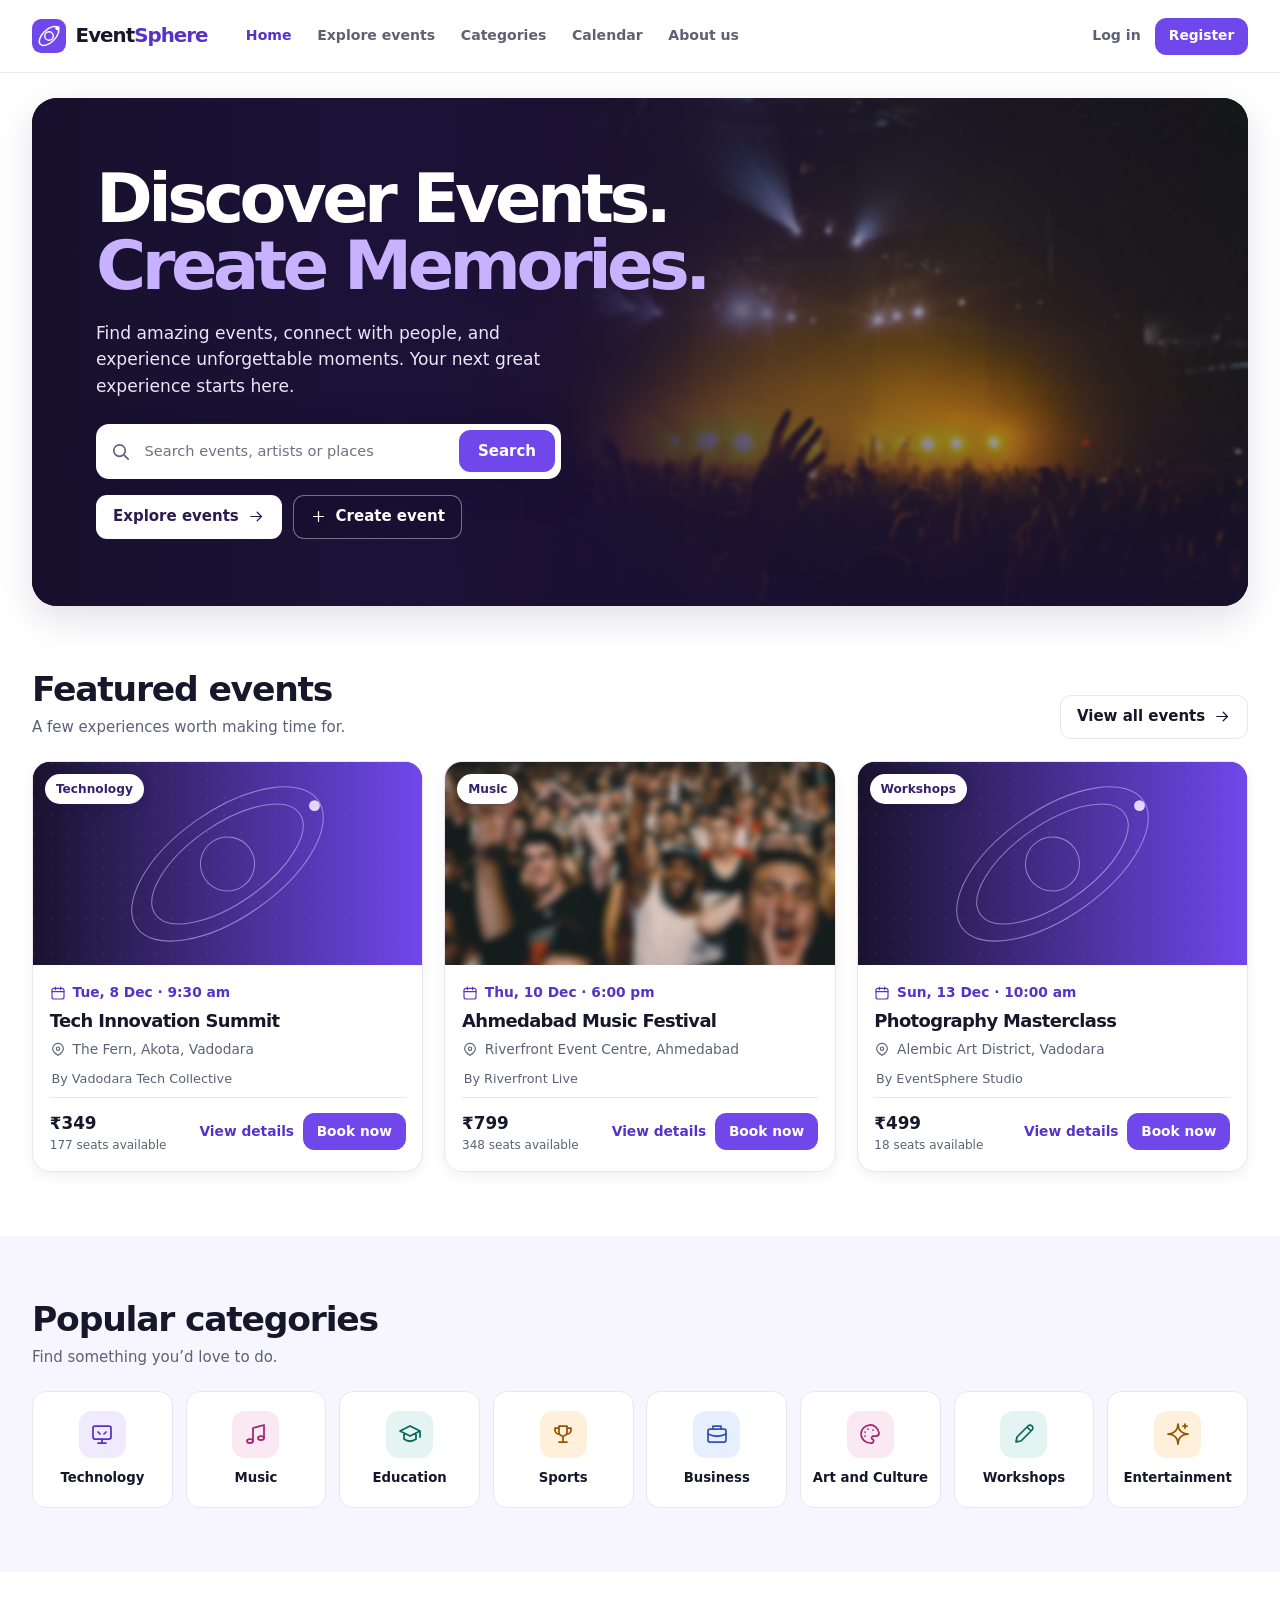
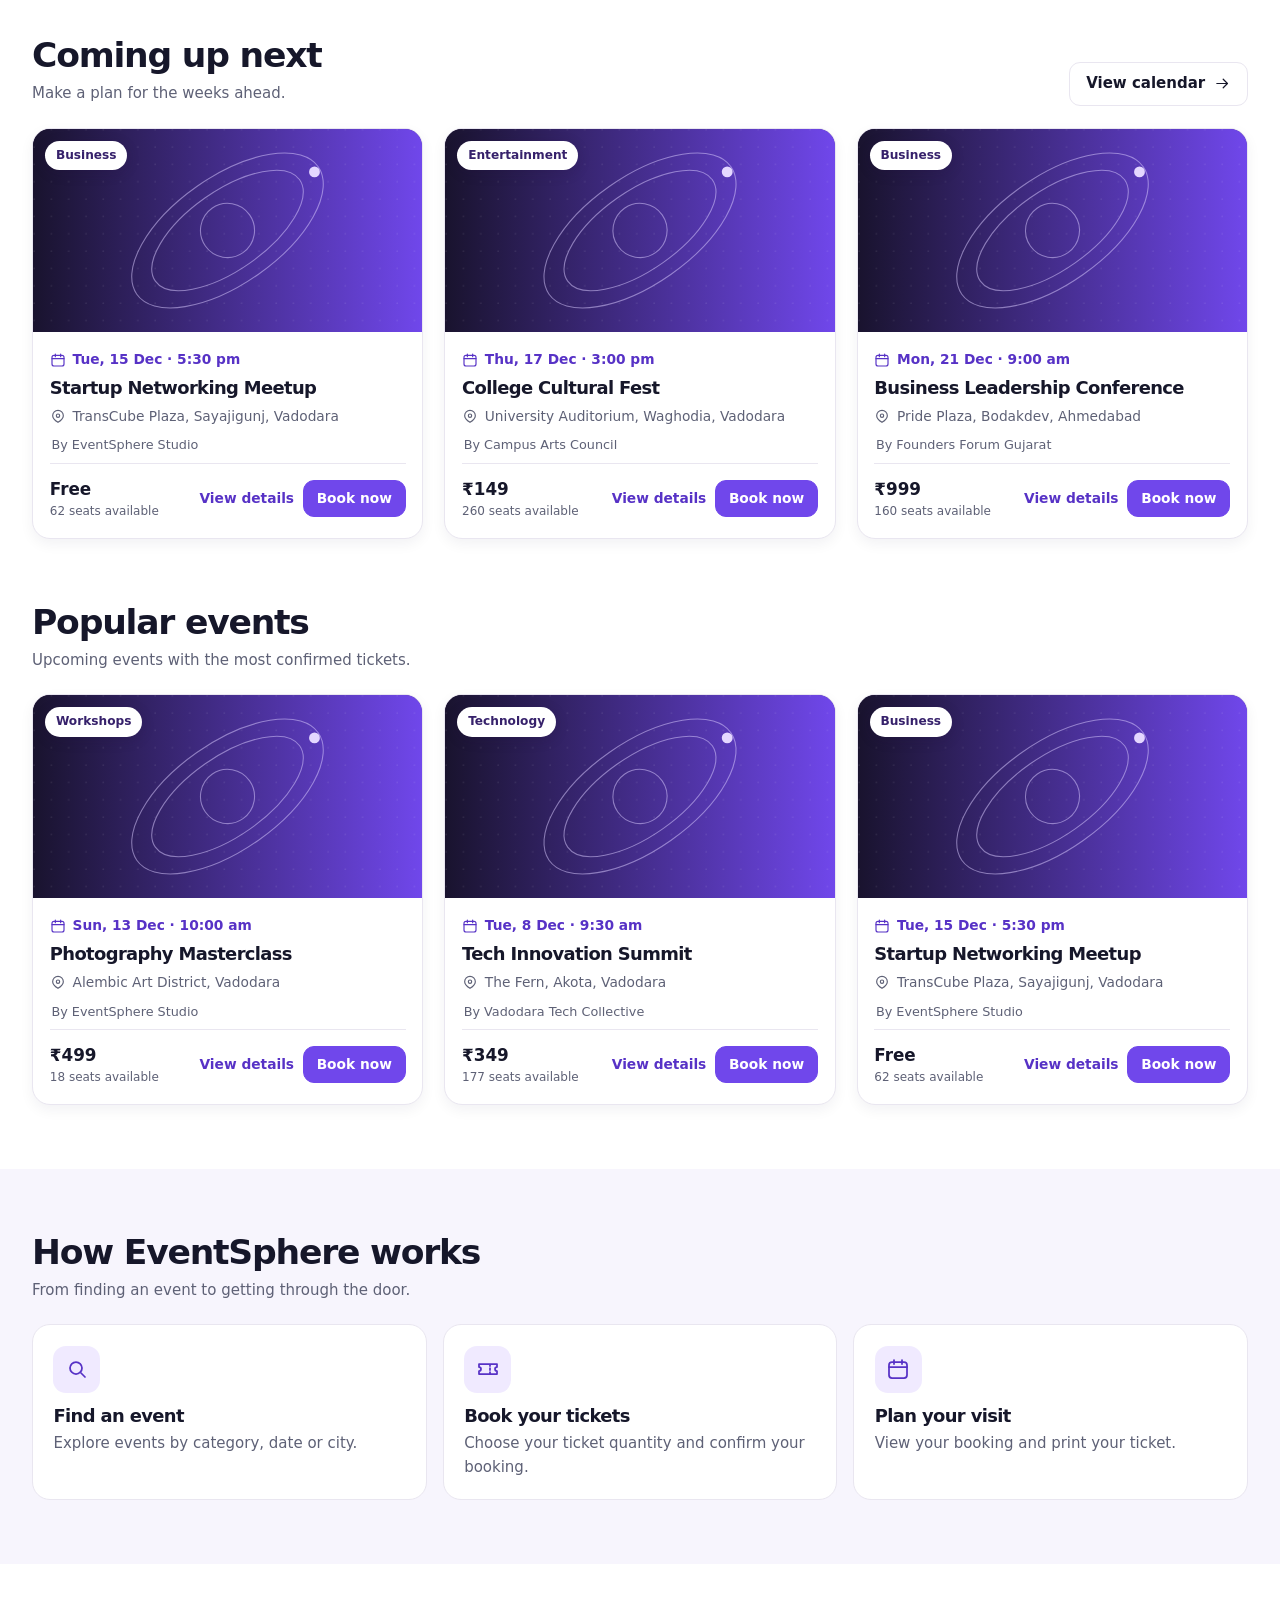
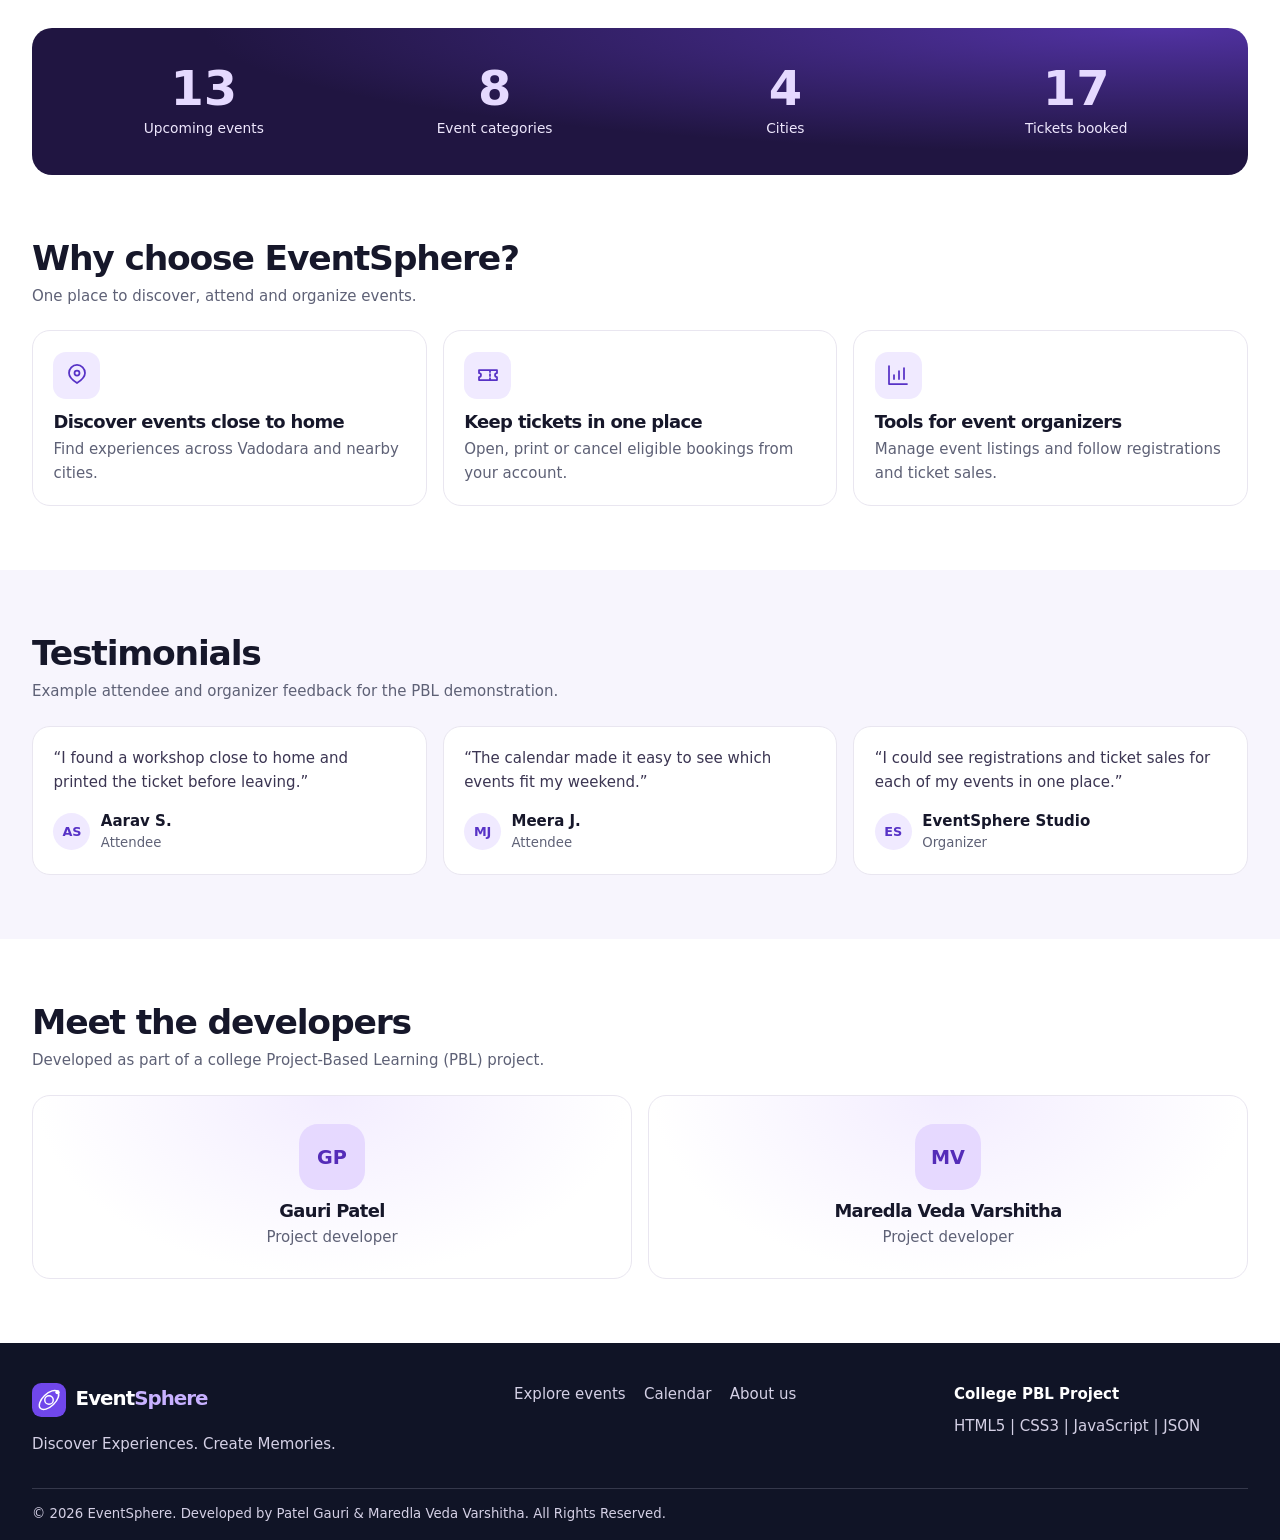
<file: index.html>
<!doctype html>
<html lang="en">
<head>
  <meta charset="utf-8">
  <meta name="viewport" content="width=device-width, initial-scale=1">
  <meta name="description" content="Discover events, book tickets and organize experiences with EventSphere.">
  <title>Home | EventSphere</title>
  <link rel="icon" href="images/mark.svg" type="image/svg+xml">
  <link rel="stylesheet" href="css/style.css">
  <link rel="stylesheet" href="css/home.css">
  <link rel="stylesheet" href="css/responsive.css">
  <script type="module" src="js/main.js"></script>
</head>
<body data-page="index">
  <a class="skip-link" href="#main">Skip to main content</a>
  <header id="site-header"></header>
  <main id="main" tabindex="-1" aria-busy="true">
    <div class="container skeleton" role="status" aria-label="Loading EventSphere"></div>
  </main>
  <footer id="site-footer"></footer>
  <div id="notifications" class="notifications" aria-live="polite"></div>
  <dialog id="app-dialog"></dialog>
  <noscript><p class="container">Enable JavaScript to use EventSphere.</p></noscript>
</body>
</html>
</file>
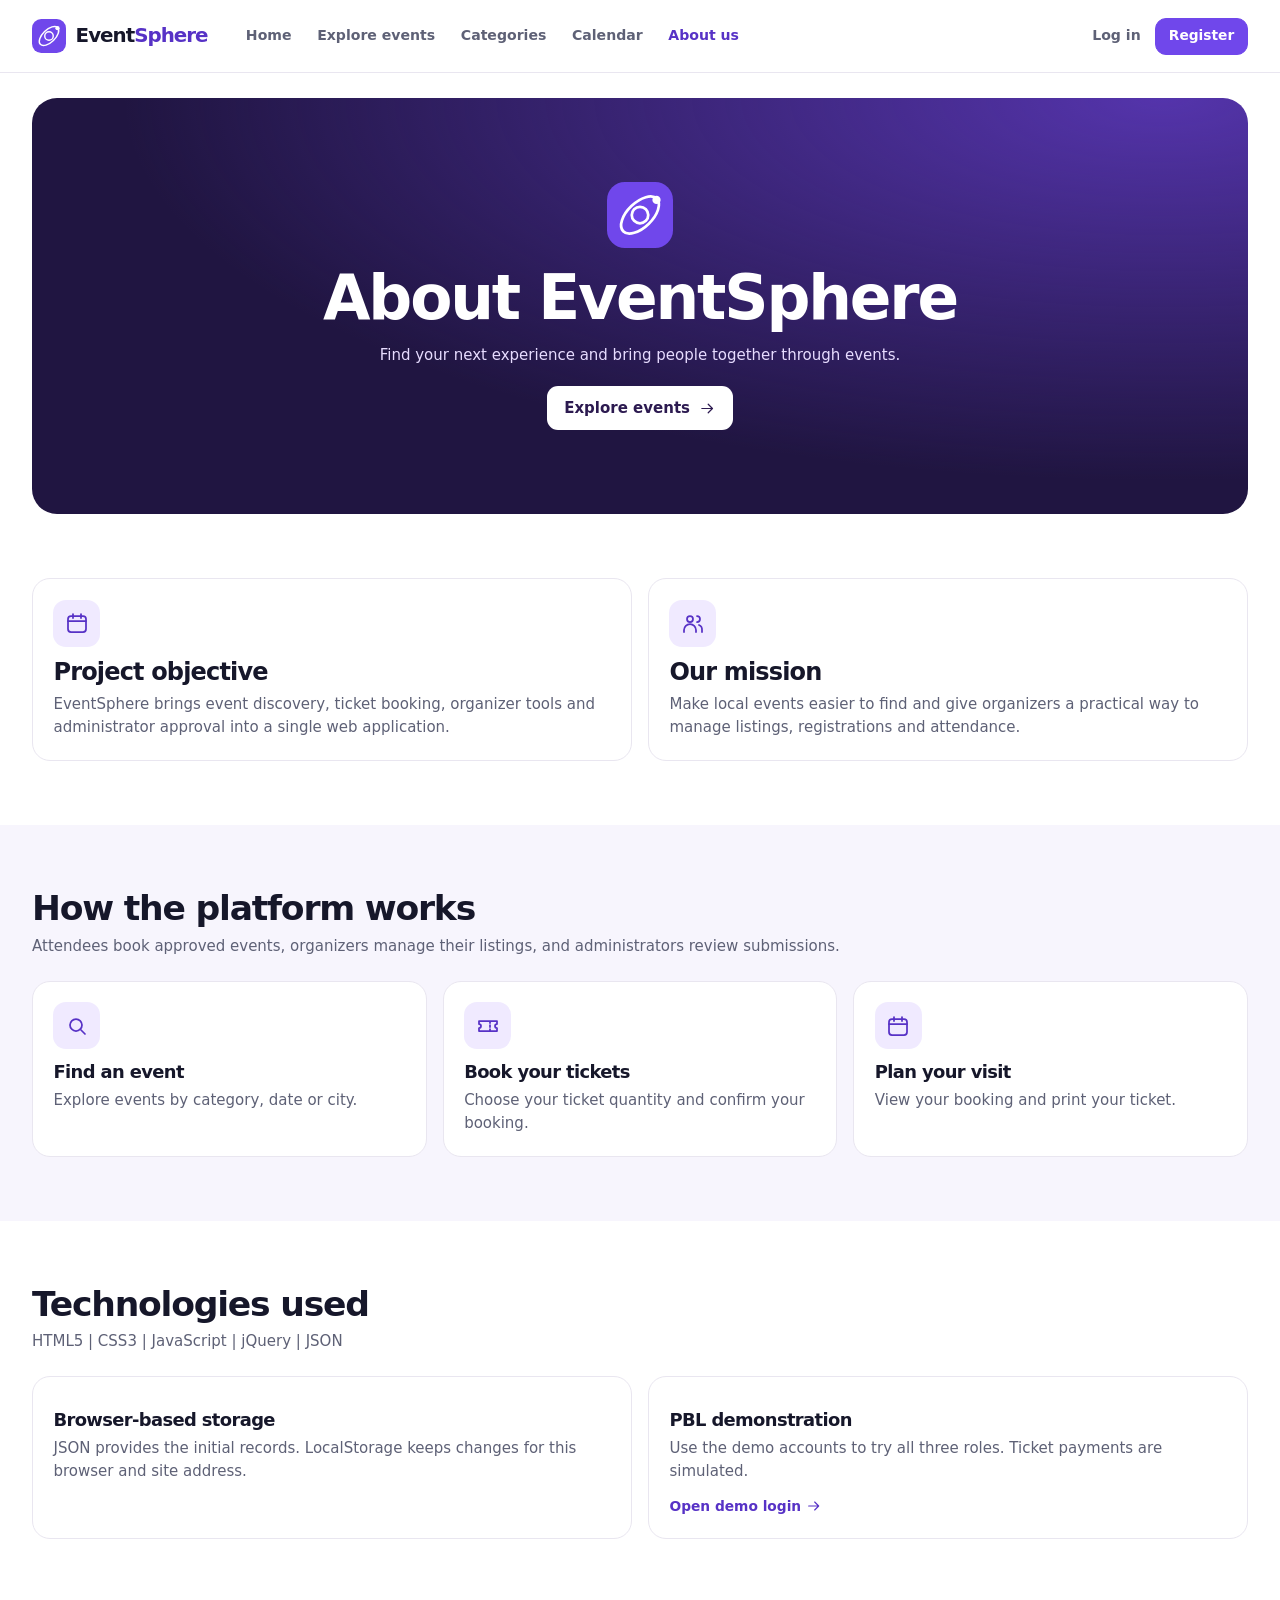
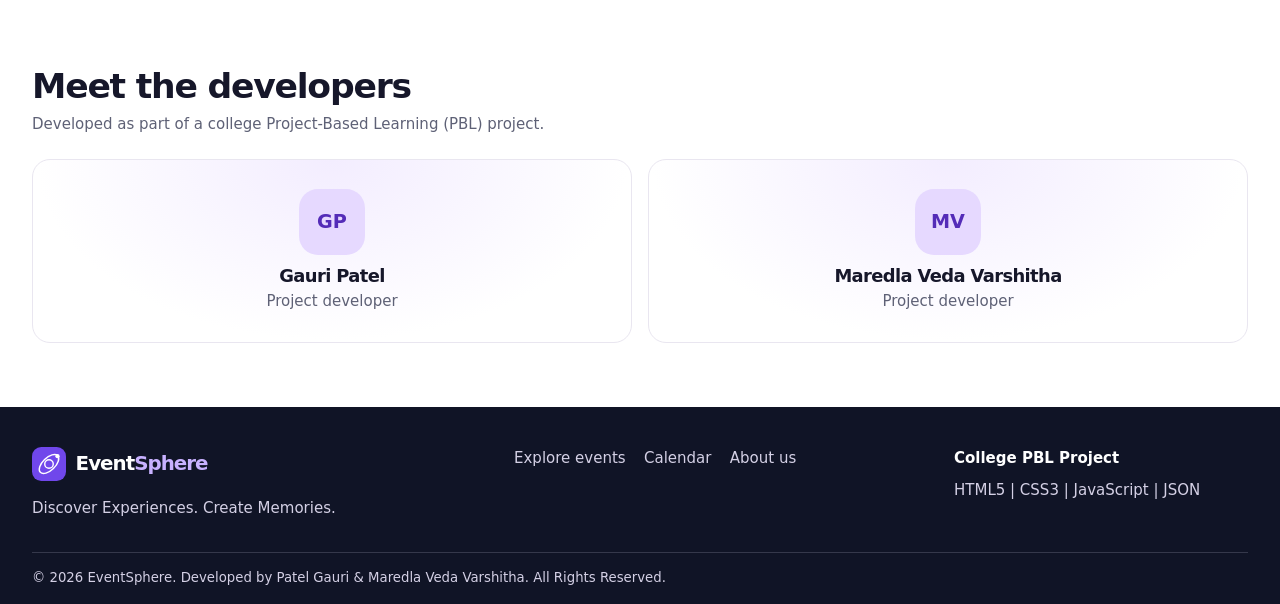
<file: about.html>
<!doctype html>
<html lang="en">
<head>
  <meta charset="utf-8">
  <meta name="viewport" content="width=device-width, initial-scale=1">
  <meta name="description" content="Discover events, book tickets and organize experiences with EventSphere.">
  <title>About us | EventSphere</title>
  <link rel="icon" href="images/mark.svg" type="image/svg+xml">
  <link rel="stylesheet" href="css/style.css">
  <link rel="stylesheet" href="css/home.css">
  <link rel="stylesheet" href="css/responsive.css">
  <script type="module" src="js/main.js"></script>
</head>
<body data-page="about">
  <a class="skip-link" href="#main">Skip to main content</a>
  <header id="site-header"></header>
  <main id="main" tabindex="-1" aria-busy="true">
    <div class="container skeleton" role="status" aria-label="Loading EventSphere"></div>
  </main>
  <footer id="site-footer"></footer>
  <div id="notifications" class="notifications" aria-live="polite"></div>
  <dialog id="app-dialog"></dialog>
  <noscript><p class="container">Enable JavaScript to use EventSphere.</p></noscript>
</body>
</html>
</file>
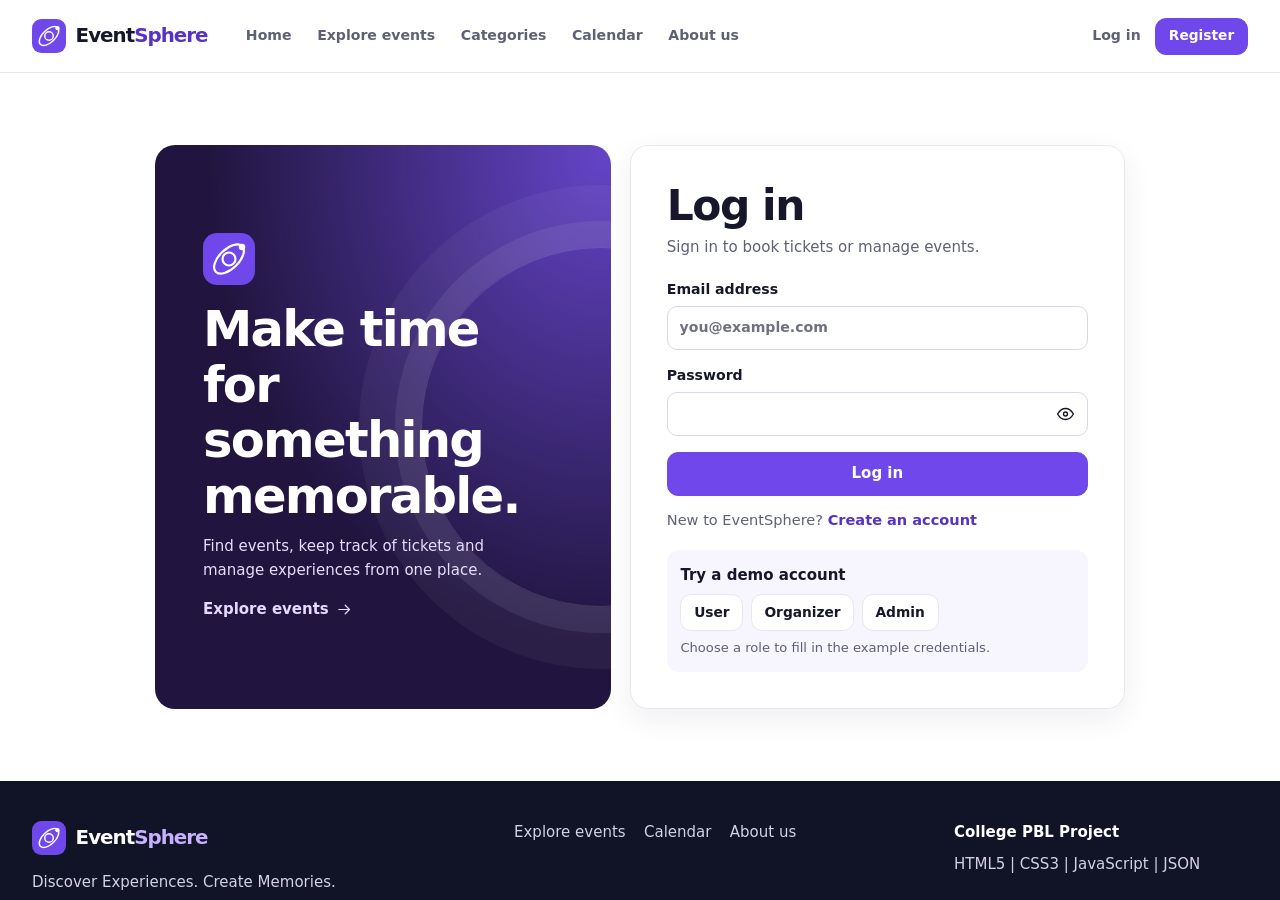
<file: admin-dashboard.html>
<!doctype html>
<html lang="en">
<head>
  <meta charset="utf-8">
  <meta name="viewport" content="width=device-width, initial-scale=1">
  <meta name="description" content="Discover events, book tickets and organize experiences with EventSphere.">
  <title>Admin dashboard | EventSphere</title>
  <link rel="icon" href="images/mark.svg" type="image/svg+xml">
  <link rel="stylesheet" href="css/style.css">
  <link rel="stylesheet" href="css/dashboard.css">
  <link rel="stylesheet" href="css/responsive.css">
  <script type="module" src="js/main.js"></script>
</head>
<body data-page="admin-dashboard">
  <a class="skip-link" href="#main">Skip to main content</a>
  <header id="site-header"></header>
  <main id="main" tabindex="-1" aria-busy="true">
    <div class="container skeleton" role="status" aria-label="Loading EventSphere"></div>
  </main>
  <footer id="site-footer"></footer>
  <div id="notifications" class="notifications" aria-live="polite"></div>
  <dialog id="app-dialog"></dialog>
  <noscript><p class="container">Enable JavaScript to use EventSphere.</p></noscript>
</body>
</html>
</file>
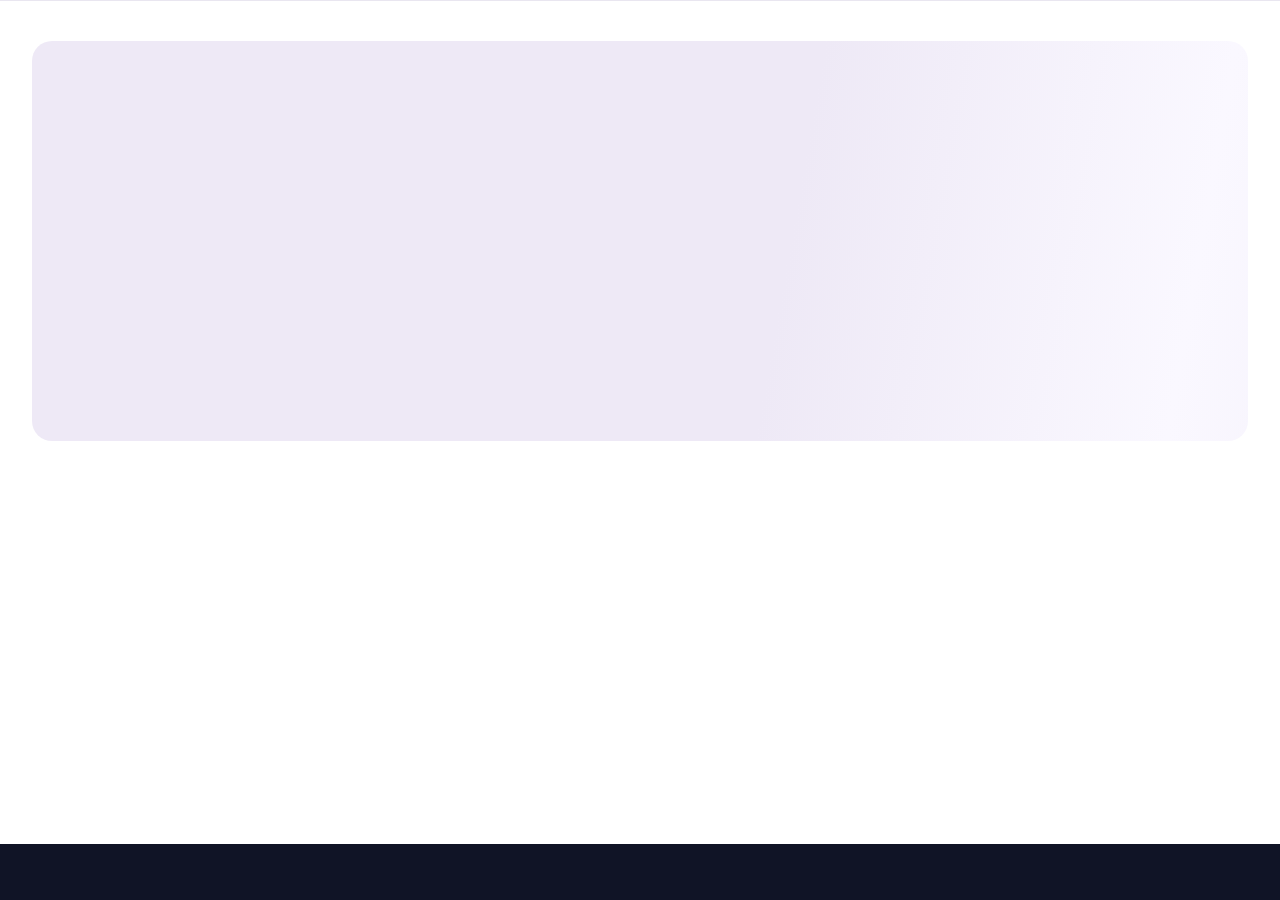
<file: booking.html>
<!doctype html>
<html lang="en">
<head>
  <meta charset="utf-8">
  <meta name="viewport" content="width=device-width, initial-scale=1">
  <meta name="description" content="Discover events, book tickets and organize experiences with EventSphere.">
  <title>Book tickets | EventSphere</title>
  <link rel="icon" href="images/mark.svg" type="image/svg+xml">
  <link rel="stylesheet" href="css/style.css">
  <link rel="stylesheet" href="css/booking.css">
  <link rel="stylesheet" href="css/responsive.css">
  <script type="module" src="js/main.js"></script>
</head>
<body data-page="booking">
  <a class="skip-link" href="#main">Skip to main content</a>
  <header id="site-header"></header>
  <main id="main" tabindex="-1" aria-busy="true">
    <div class="container skeleton" role="status" aria-label="Loading EventSphere"></div>
  </main>
  <footer id="site-footer"></footer>
  <div id="notifications" class="notifications" aria-live="polite"></div>
  <dialog id="app-dialog"></dialog>
  <noscript><p class="container">Enable JavaScript to use EventSphere.</p></noscript>
</body>
</html>
</file>
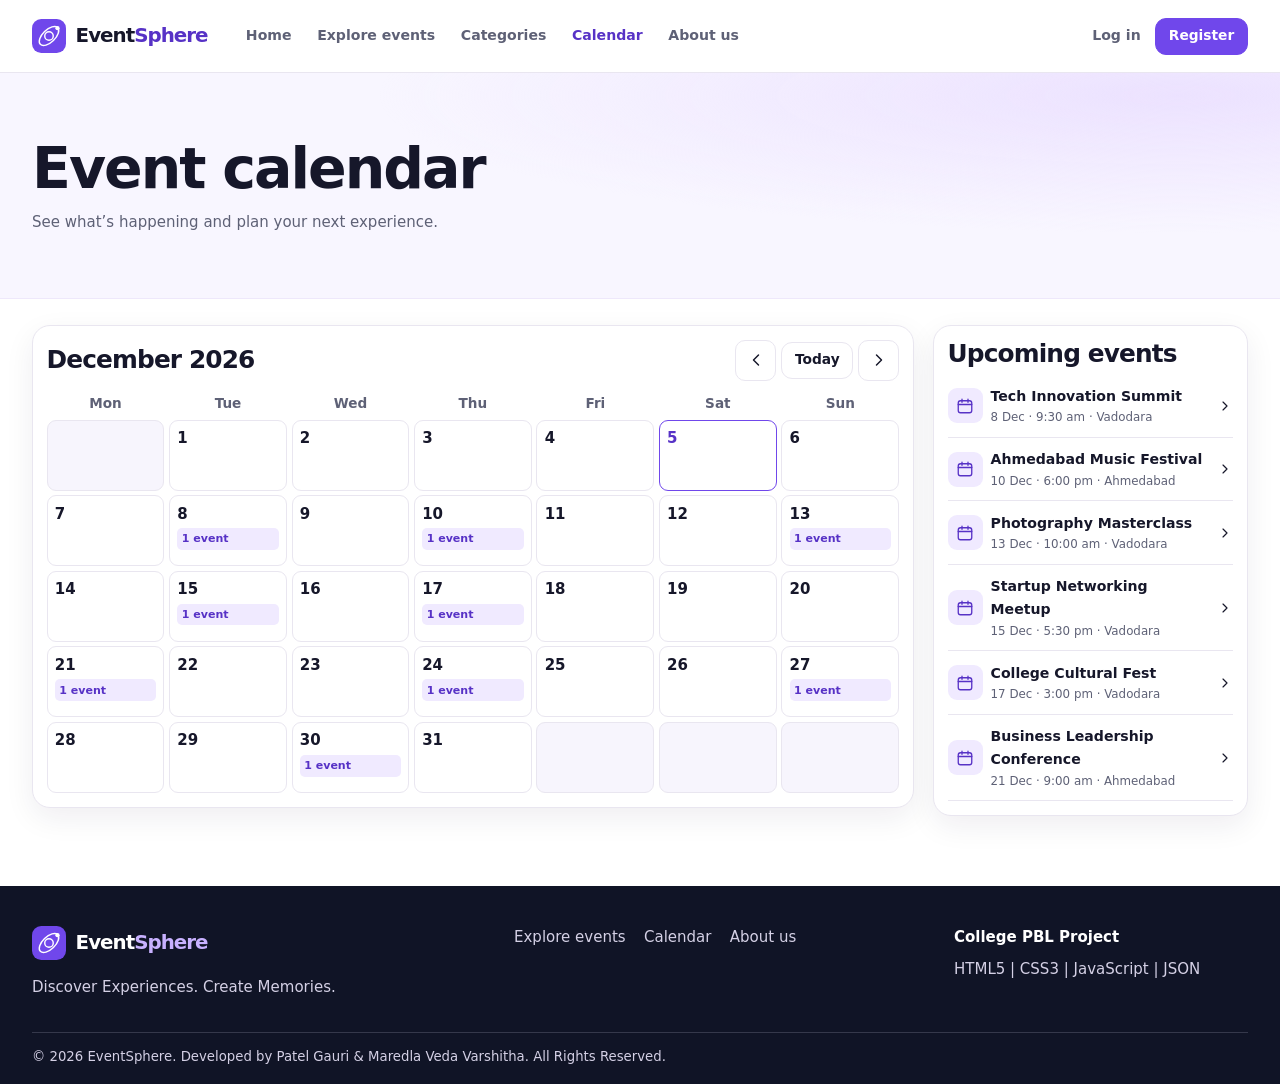
<file: calendar.html>
<!doctype html>
<html lang="en">
<head>
  <meta charset="utf-8">
  <meta name="viewport" content="width=device-width, initial-scale=1">
  <meta name="description" content="Discover events, book tickets and organize experiences with EventSphere.">
  <title>Event calendar | EventSphere</title>
  <link rel="icon" href="images/mark.svg" type="image/svg+xml">
  <link rel="stylesheet" href="css/style.css">
  <link rel="stylesheet" href="css/calendar.css">
  <link rel="stylesheet" href="css/responsive.css">
  <script type="module" src="js/main.js"></script>
</head>
<body data-page="calendar">
  <a class="skip-link" href="#main">Skip to main content</a>
  <header id="site-header"></header>
  <main id="main" tabindex="-1" aria-busy="true">
    <div class="container skeleton" role="status" aria-label="Loading EventSphere"></div>
  </main>
  <footer id="site-footer"></footer>
  <div id="notifications" class="notifications" aria-live="polite"></div>
  <dialog id="app-dialog"></dialog>
  <noscript><p class="container">Enable JavaScript to use EventSphere.</p></noscript>
</body>
</html>
</file>
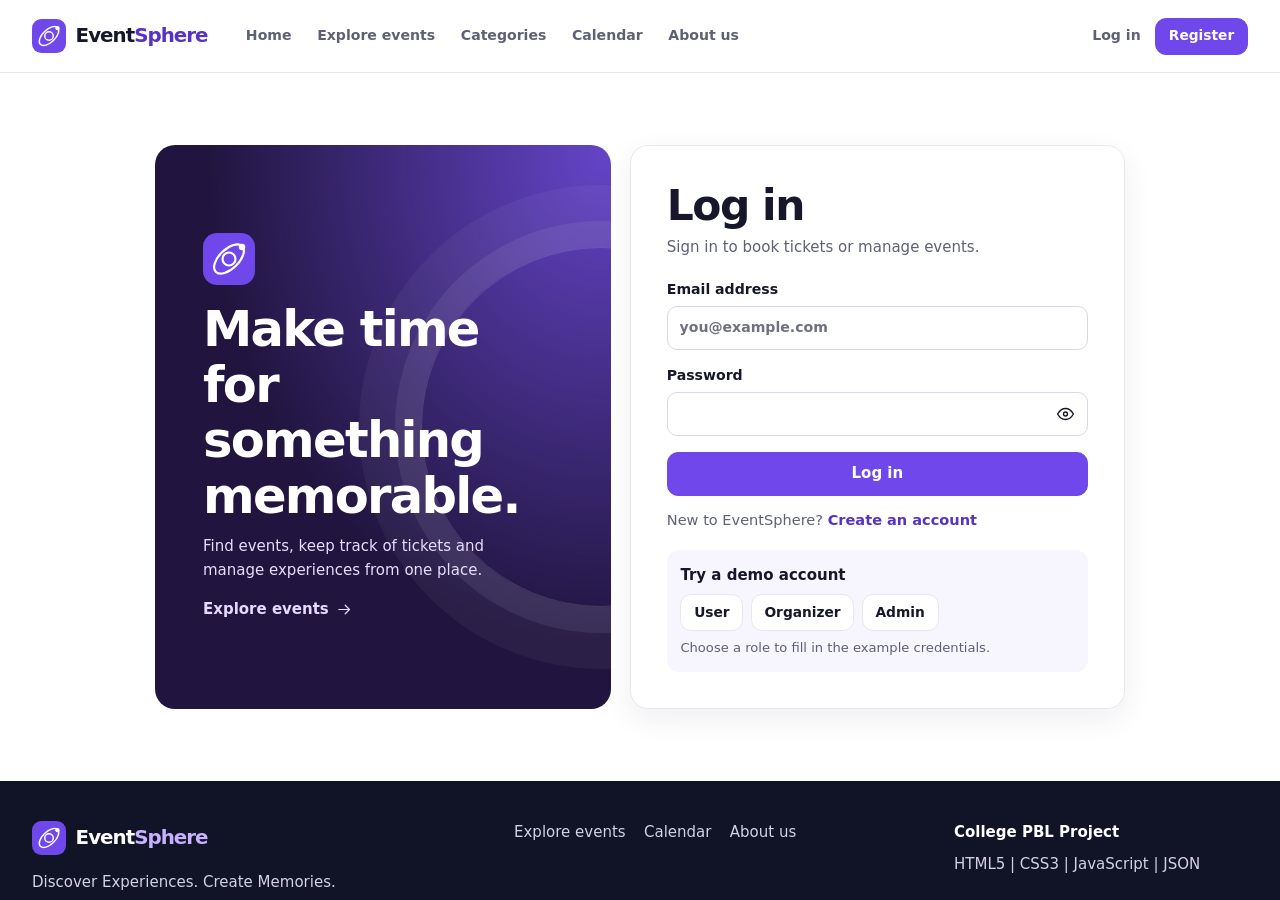
<file: create-event.html>
<!doctype html>
<html lang="en">
<head>
  <meta charset="utf-8">
  <meta name="viewport" content="width=device-width, initial-scale=1">
  <meta name="description" content="Discover events, book tickets and organize experiences with EventSphere.">
  <title>Manage event | EventSphere</title>
  <link rel="icon" href="images/mark.svg" type="image/svg+xml">
  <link rel="stylesheet" href="css/style.css">
  <link rel="stylesheet" href="css/dashboard.css">
  <link rel="stylesheet" href="css/responsive.css">
  <script type="module" src="js/main.js"></script>
</head>
<body data-page="create-event">
  <a class="skip-link" href="#main">Skip to main content</a>
  <header id="site-header"></header>
  <main id="main" tabindex="-1" aria-busy="true">
    <div class="container skeleton" role="status" aria-label="Loading EventSphere"></div>
  </main>
  <footer id="site-footer"></footer>
  <div id="notifications" class="notifications" aria-live="polite"></div>
  <dialog id="app-dialog"></dialog>
  <noscript><p class="container">Enable JavaScript to use EventSphere.</p></noscript>
</body>
</html>
</file>
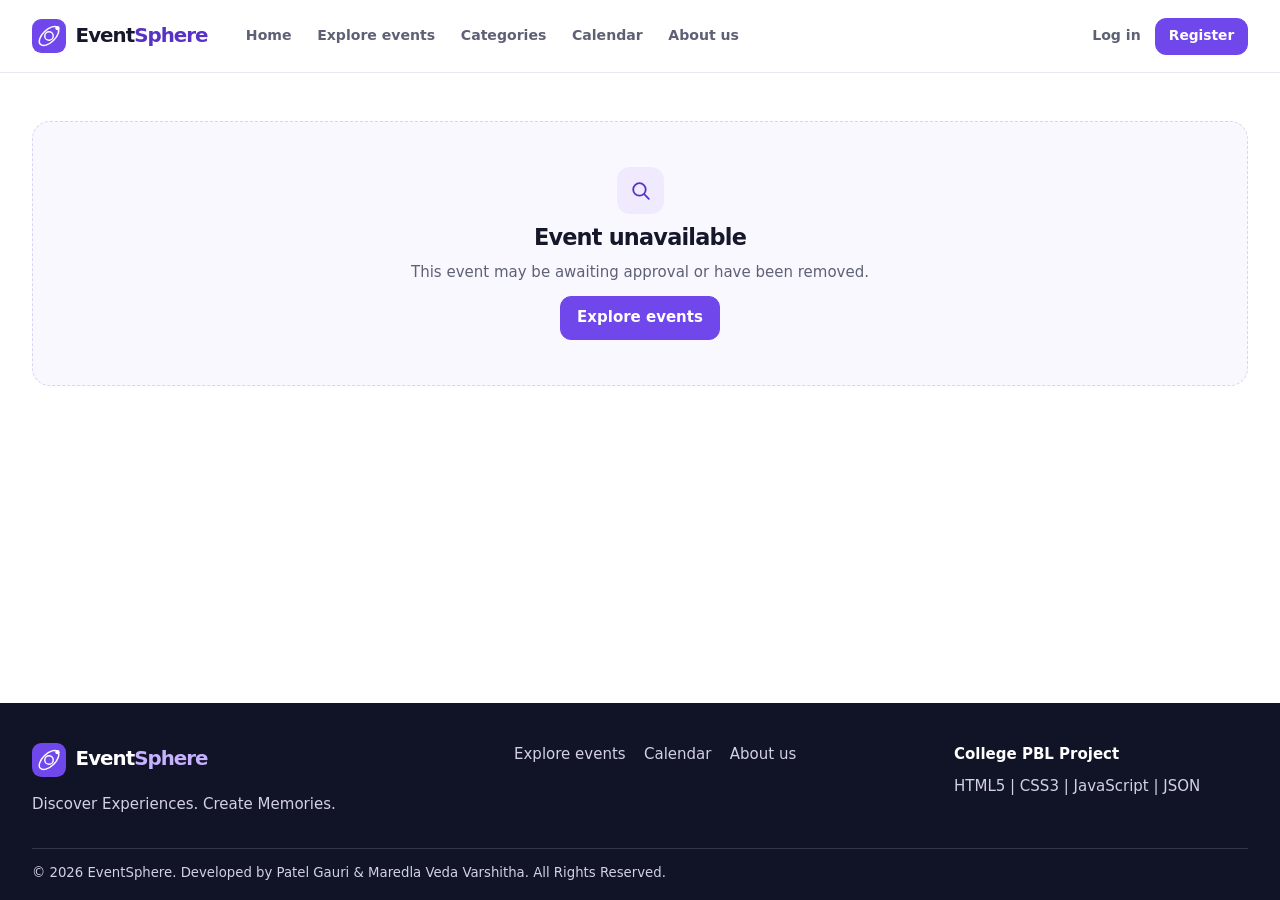
<file: event-details.html>
<!doctype html>
<html lang="en">
<head>
  <meta charset="utf-8">
  <meta name="viewport" content="width=device-width, initial-scale=1">
  <meta name="description" content="Discover events, book tickets and organize experiences with EventSphere.">
  <title>Event details | EventSphere</title>
  <link rel="icon" href="images/mark.svg" type="image/svg+xml">
  <link rel="stylesheet" href="css/style.css">
  <link rel="stylesheet" href="css/events.css">
  <link rel="stylesheet" href="css/responsive.css">
  <script type="module" src="js/main.js"></script>
</head>
<body data-page="event-details">
  <a class="skip-link" href="#main">Skip to main content</a>
  <header id="site-header"></header>
  <main id="main" tabindex="-1" aria-busy="true">
    <div class="container skeleton" role="status" aria-label="Loading EventSphere"></div>
  </main>
  <footer id="site-footer"></footer>
  <div id="notifications" class="notifications" aria-live="polite"></div>
  <dialog id="app-dialog"></dialog>
  <noscript><p class="container">Enable JavaScript to use EventSphere.</p></noscript>
</body>
</html>
</file>
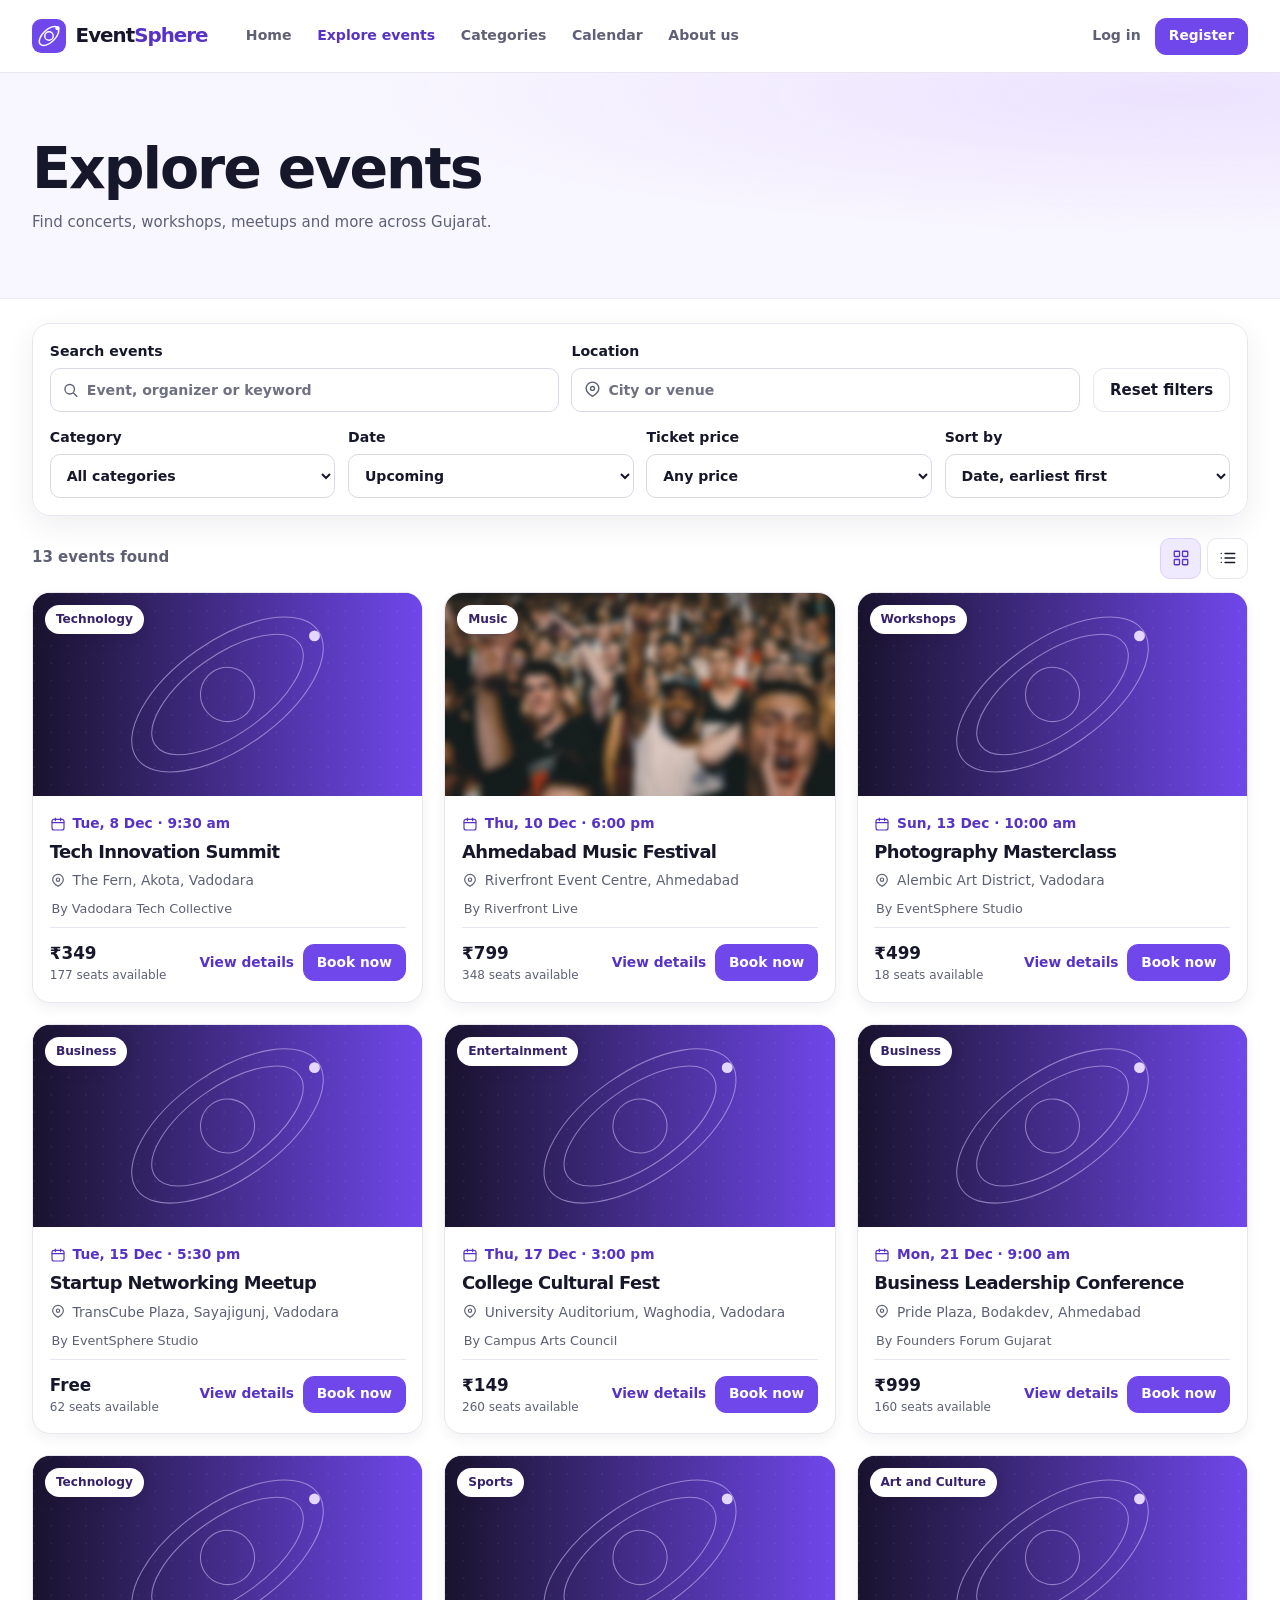
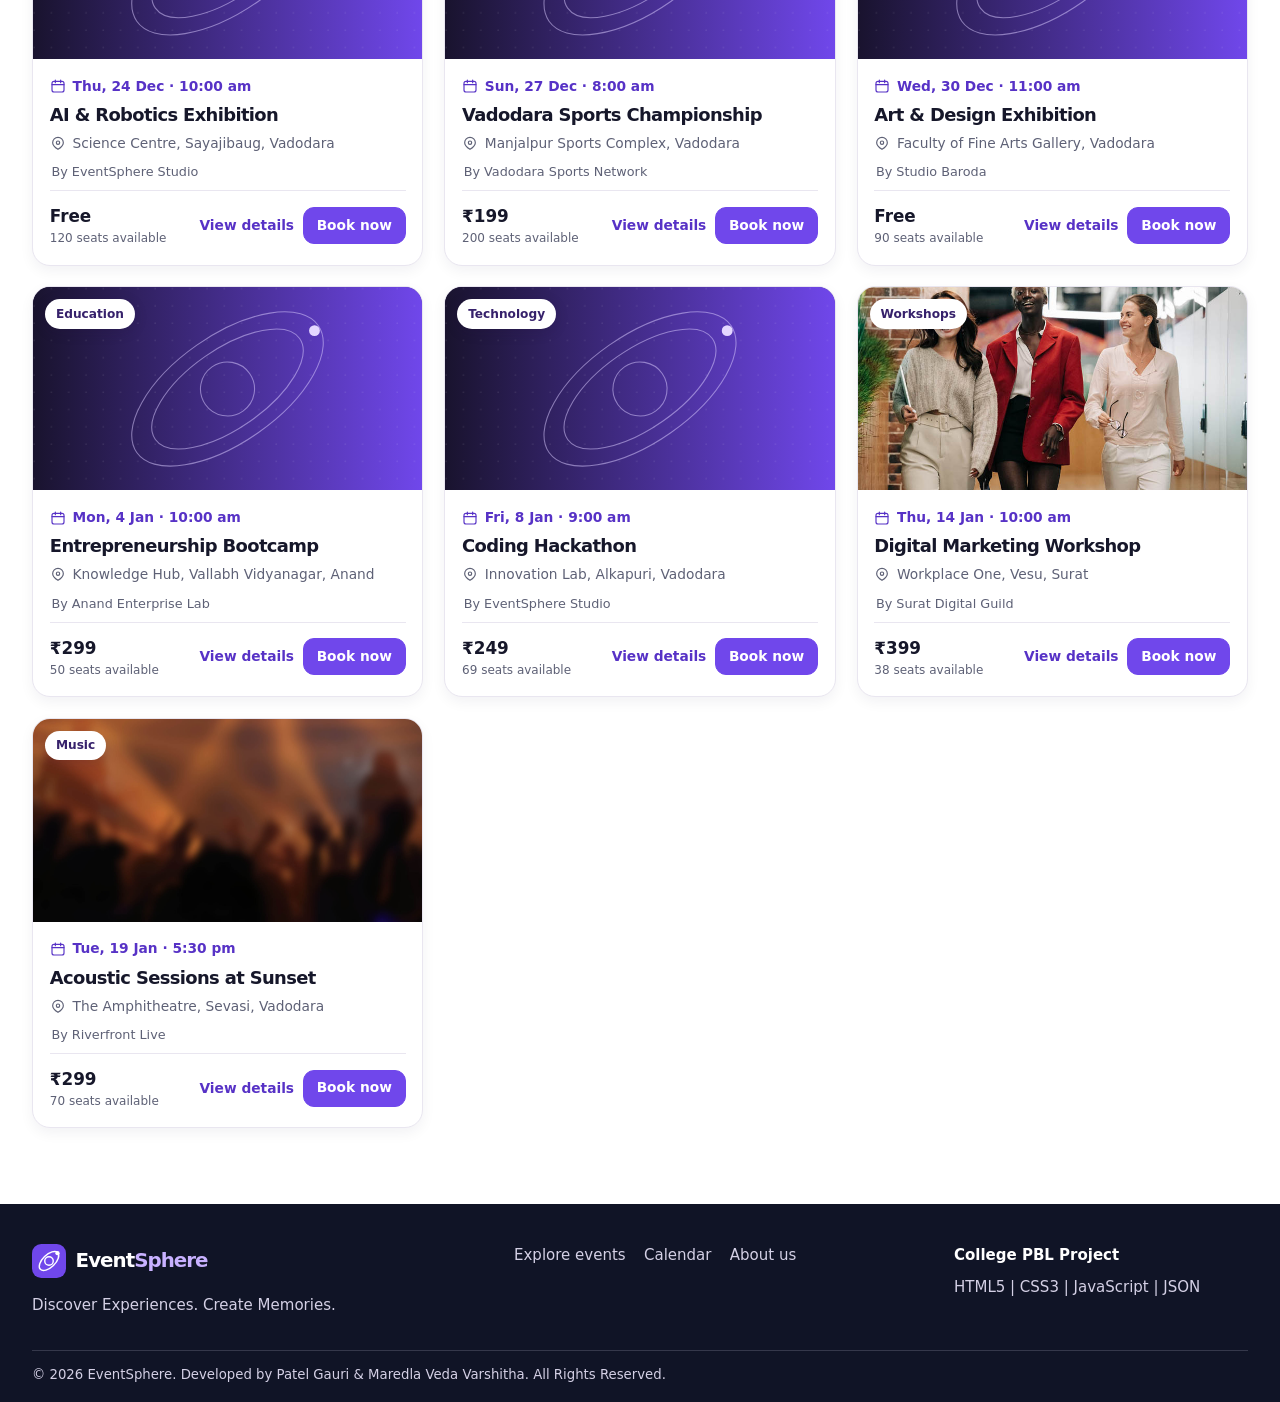
<file: events.html>
<!doctype html>
<html lang="en">
<head>
  <meta charset="utf-8">
  <meta name="viewport" content="width=device-width, initial-scale=1">
  <meta name="description" content="Discover events, book tickets and organize experiences with EventSphere.">
  <title>Explore events | EventSphere</title>
  <link rel="icon" href="images/mark.svg" type="image/svg+xml">
  <link rel="stylesheet" href="css/style.css">
  <link rel="stylesheet" href="css/events.css">
  <link rel="stylesheet" href="css/responsive.css">
  <script type="module" src="js/main.js"></script>
</head>
<body data-page="events">
  <a class="skip-link" href="#main">Skip to main content</a>
  <header id="site-header"></header>
  <main id="main" tabindex="-1" aria-busy="true">
    <div class="container skeleton" role="status" aria-label="Loading EventSphere"></div>
  </main>
  <footer id="site-footer"></footer>
  <div id="notifications" class="notifications" aria-live="polite"></div>
  <dialog id="app-dialog"></dialog>
  <noscript><p class="container">Enable JavaScript to use EventSphere.</p></noscript>
</body>
</html>
</file>
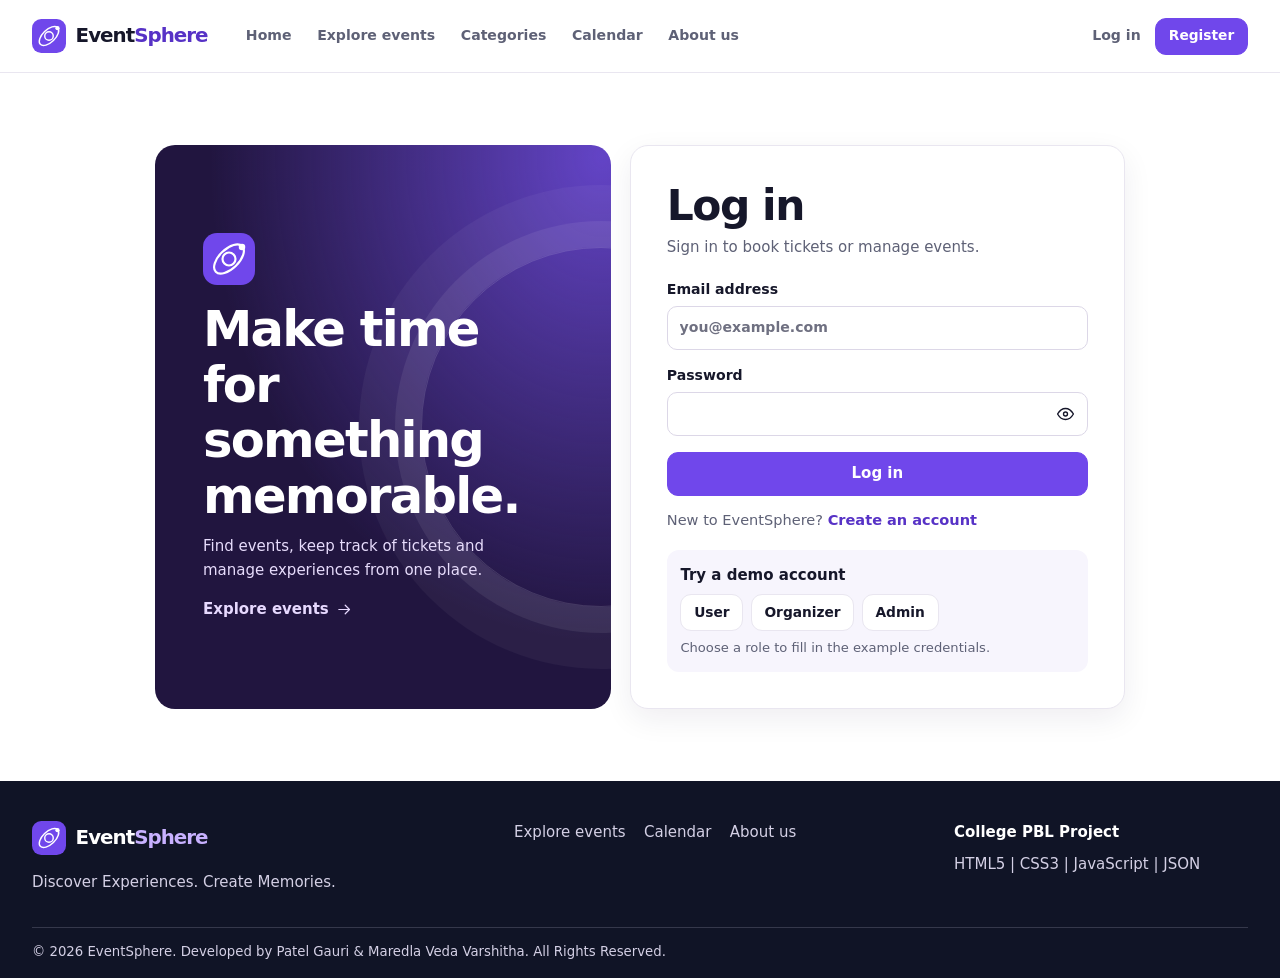
<file: login.html>
<!doctype html>
<html lang="en">
<head>
  <meta charset="utf-8">
  <meta name="viewport" content="width=device-width, initial-scale=1">
  <meta name="description" content="Discover events, book tickets and organize experiences with EventSphere.">
  <title>Log in | EventSphere</title>
  <link rel="icon" href="images/mark.svg" type="image/svg+xml">
  <link rel="stylesheet" href="css/style.css">
  <link rel="stylesheet" href="css/auth.css">
  <link rel="stylesheet" href="css/responsive.css">
  <script type="module" src="js/main.js"></script>
</head>
<body data-page="login">
  <a class="skip-link" href="#main">Skip to main content</a>
  <header id="site-header"></header>
  <main id="main" tabindex="-1" aria-busy="true">
    <div class="container skeleton" role="status" aria-label="Loading EventSphere"></div>
  </main>
  <footer id="site-footer"></footer>
  <div id="notifications" class="notifications" aria-live="polite"></div>
  <dialog id="app-dialog"></dialog>
  <noscript><p class="container">Enable JavaScript to use EventSphere.</p></noscript>
</body>
</html>
</file>
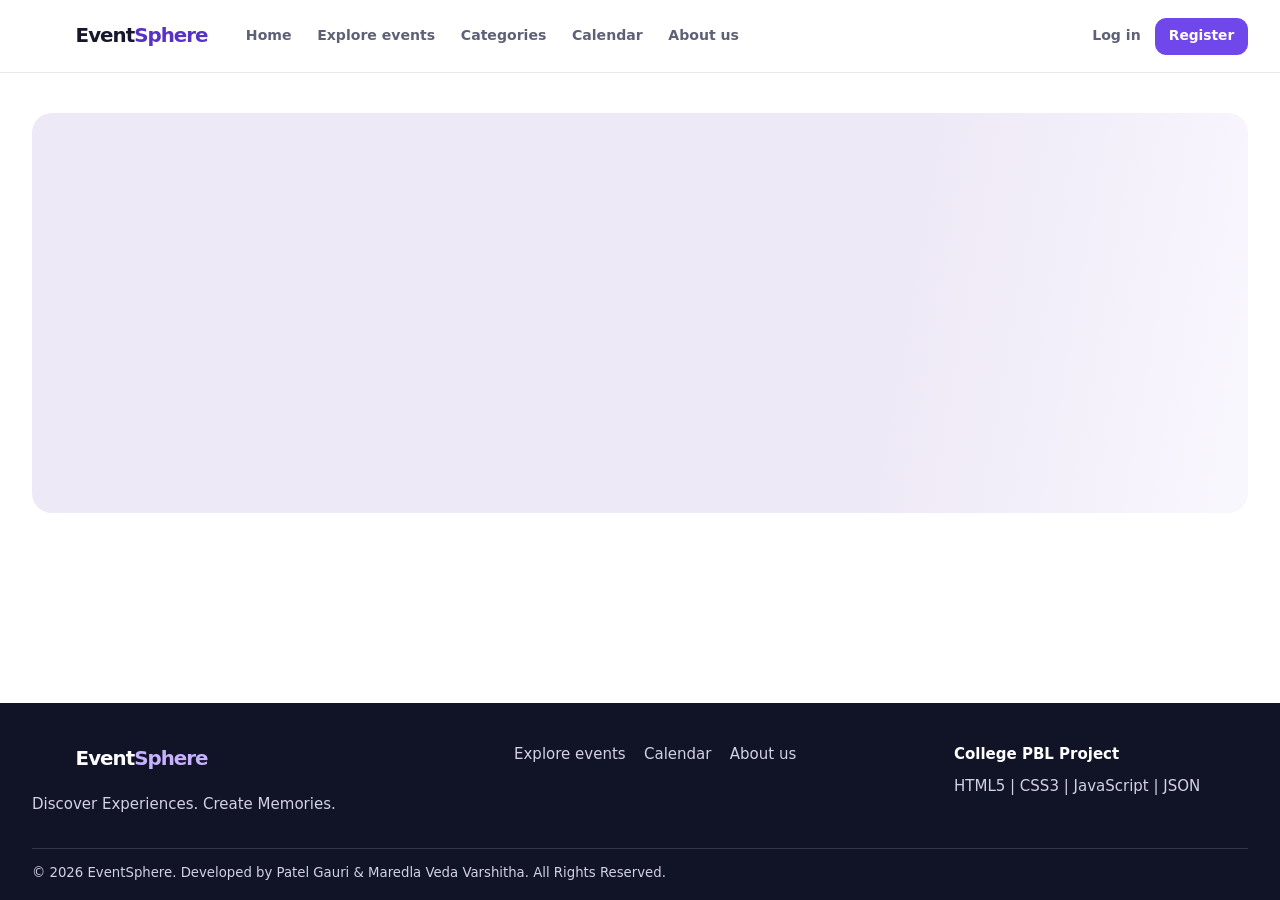
<file: my-bookings.html>
<!doctype html>
<html lang="en">
<head>
  <meta charset="utf-8">
  <meta name="viewport" content="width=device-width, initial-scale=1">
  <meta name="description" content="Discover events, book tickets and organize experiences with EventSphere.">
  <title>My bookings | EventSphere</title>
  <link rel="icon" href="images/mark.svg" type="image/svg+xml">
  <link rel="stylesheet" href="css/style.css">
  <link rel="stylesheet" href="css/booking.css">
  <link rel="stylesheet" href="css/responsive.css">
  <script type="module" src="js/main.js"></script>
</head>
<body data-page="my-bookings">
  <a class="skip-link" href="#main">Skip to main content</a>
  <header id="site-header"></header>
  <main id="main" tabindex="-1" aria-busy="true">
    <div class="container skeleton" role="status" aria-label="Loading EventSphere"></div>
  </main>
  <footer id="site-footer"></footer>
  <div id="notifications" class="notifications" aria-live="polite"></div>
  <dialog id="app-dialog"></dialog>
  <noscript><p class="container">Enable JavaScript to use EventSphere.</p></noscript>
</body>
</html>
</file>
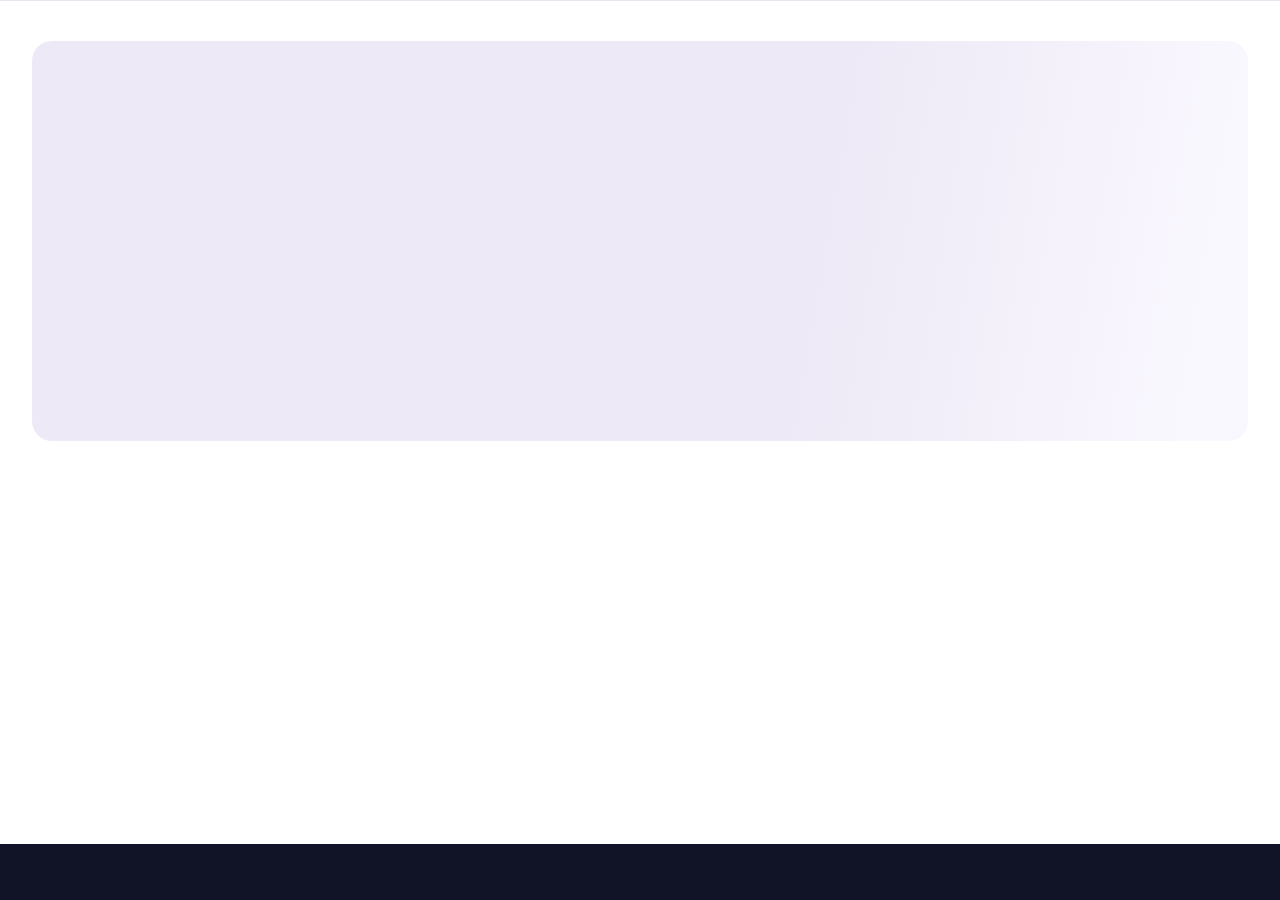
<file: organizer-dashboard.html>
<!doctype html>
<html lang="en">
<head>
  <meta charset="utf-8">
  <meta name="viewport" content="width=device-width, initial-scale=1">
  <meta name="description" content="Discover events, book tickets and organize experiences with EventSphere.">
  <title>Organizer dashboard | EventSphere</title>
  <link rel="icon" href="images/mark.svg" type="image/svg+xml">
  <link rel="stylesheet" href="css/style.css">
  <link rel="stylesheet" href="css/dashboard.css">
  <link rel="stylesheet" href="css/responsive.css">
  <script type="module" src="js/main.js"></script>
</head>
<body data-page="organizer-dashboard">
  <a class="skip-link" href="#main">Skip to main content</a>
  <header id="site-header"></header>
  <main id="main" tabindex="-1" aria-busy="true">
    <div class="container skeleton" role="status" aria-label="Loading EventSphere"></div>
  </main>
  <footer id="site-footer"></footer>
  <div id="notifications" class="notifications" aria-live="polite"></div>
  <dialog id="app-dialog"></dialog>
  <noscript><p class="container">Enable JavaScript to use EventSphere.</p></noscript>
</body>
</html>
</file>
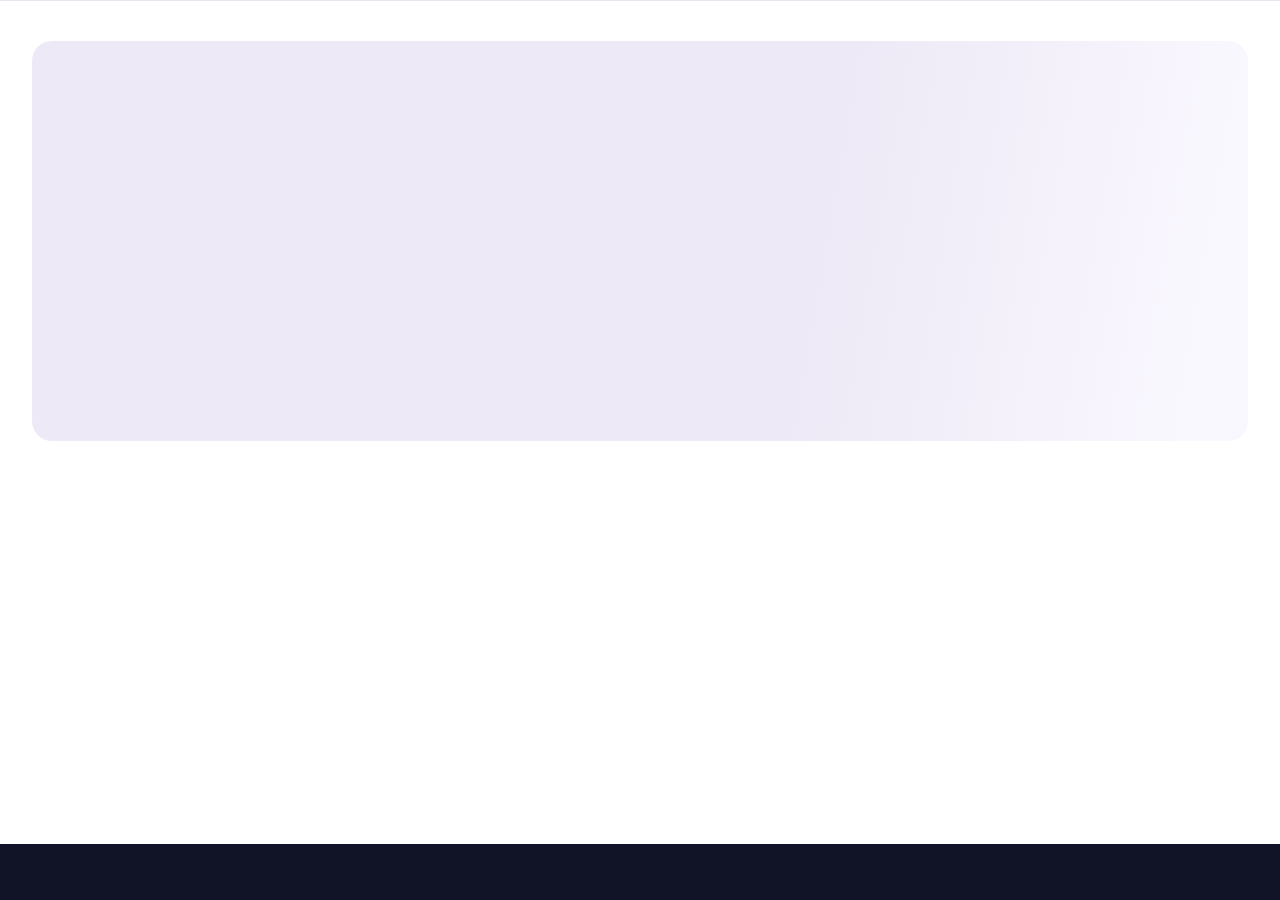
<file: profile.html>
<!doctype html>
<html lang="en">
<head>
  <meta charset="utf-8">
  <meta name="viewport" content="width=device-width, initial-scale=1">
  <meta name="description" content="Discover events, book tickets and organize experiences with EventSphere.">
  <title>My profile | EventSphere</title>
  <link rel="icon" href="images/mark.svg" type="image/svg+xml">
  <link rel="stylesheet" href="css/style.css">
  <link rel="stylesheet" href="css/auth.css">
  <link rel="stylesheet" href="css/responsive.css">
  <script type="module" src="js/main.js"></script>
</head>
<body data-page="profile">
  <a class="skip-link" href="#main">Skip to main content</a>
  <header id="site-header"></header>
  <main id="main" tabindex="-1" aria-busy="true">
    <div class="container skeleton" role="status" aria-label="Loading EventSphere"></div>
  </main>
  <footer id="site-footer"></footer>
  <div id="notifications" class="notifications" aria-live="polite"></div>
  <dialog id="app-dialog"></dialog>
  <noscript><p class="container">Enable JavaScript to use EventSphere.</p></noscript>
</body>
</html>
</file>
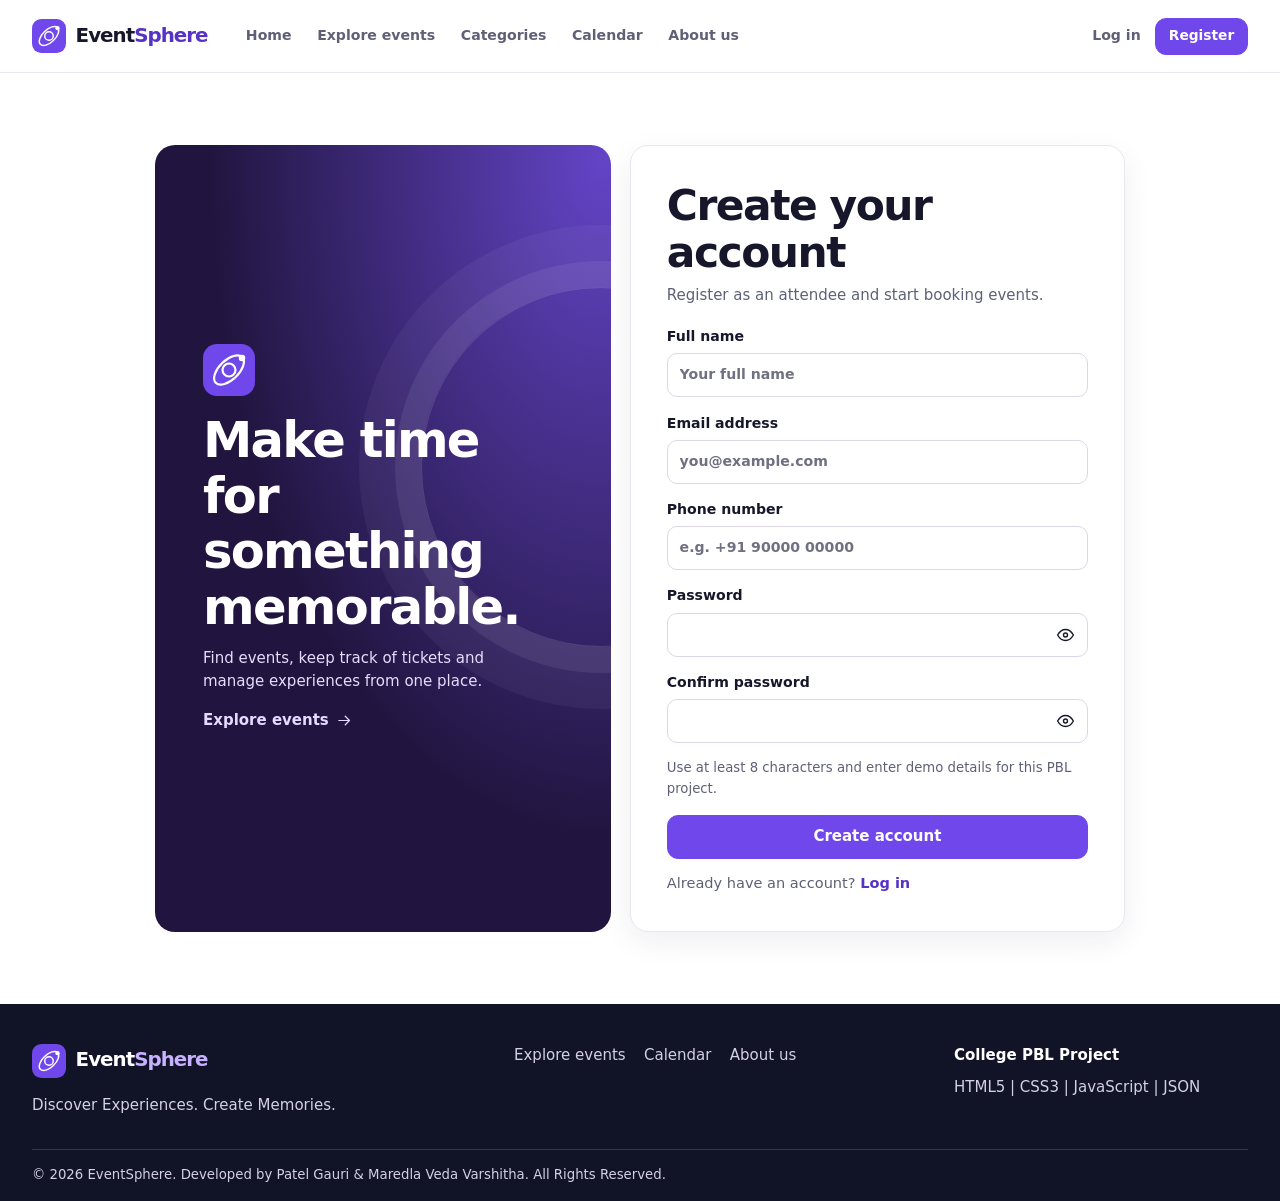
<file: register.html>
<!doctype html>
<html lang="en">
<head>
  <meta charset="utf-8">
  <meta name="viewport" content="width=device-width, initial-scale=1">
  <meta name="description" content="Discover events, book tickets and organize experiences with EventSphere.">
  <title>Create an account | EventSphere</title>
  <link rel="icon" href="images/mark.svg" type="image/svg+xml">
  <link rel="stylesheet" href="css/style.css">
  <link rel="stylesheet" href="css/auth.css">
  <link rel="stylesheet" href="css/responsive.css">
  <script type="module" src="js/main.js"></script>
</head>
<body data-page="register">
  <a class="skip-link" href="#main">Skip to main content</a>
  <header id="site-header"></header>
  <main id="main" tabindex="-1" aria-busy="true">
    <div class="container skeleton" role="status" aria-label="Loading EventSphere"></div>
  </main>
  <footer id="site-footer"></footer>
  <div id="notifications" class="notifications" aria-live="polite"></div>
  <dialog id="app-dialog"></dialog>
  <noscript><p class="container">Enable JavaScript to use EventSphere.</p></noscript>
</body>
</html>
</file>
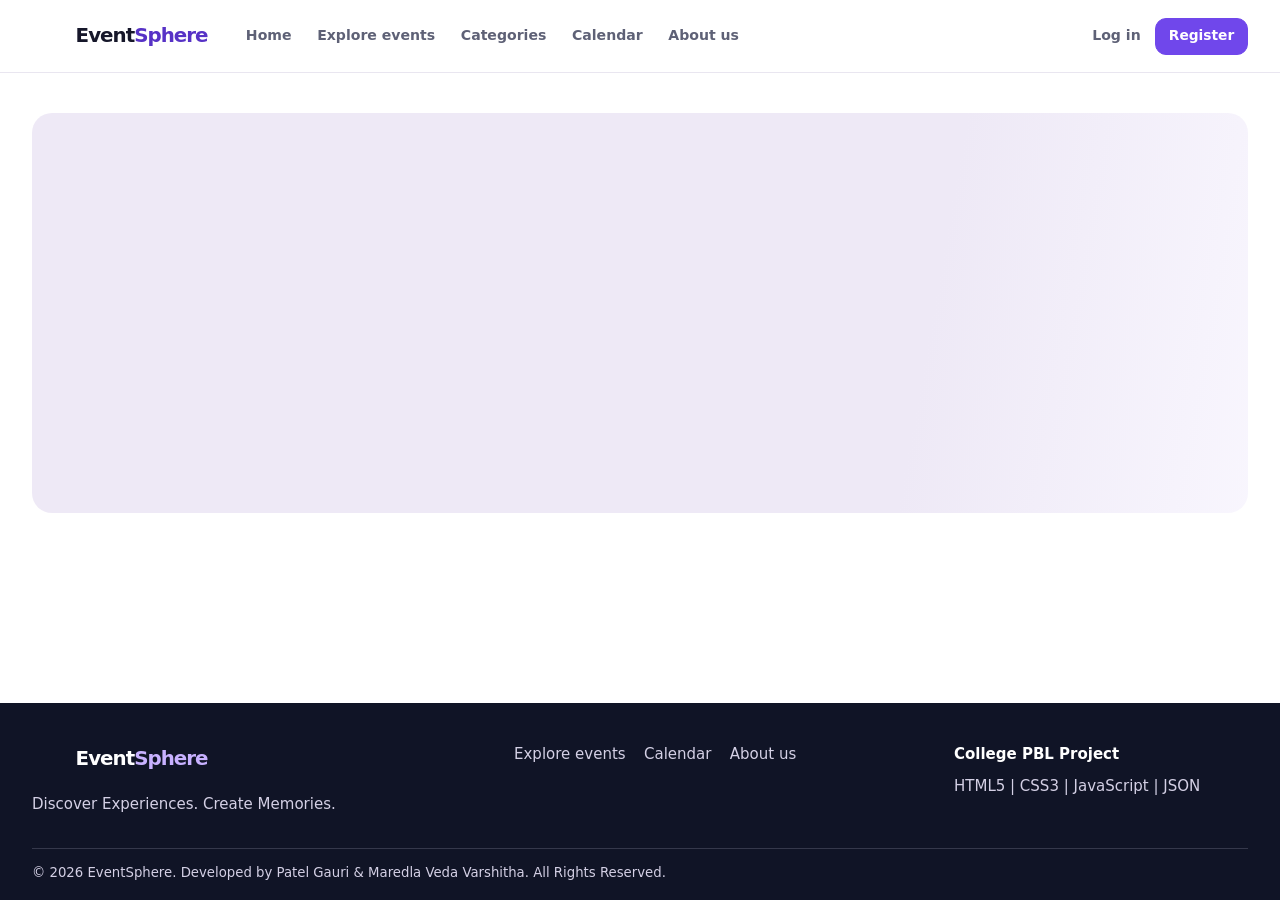
<file: ticket.html>
<!doctype html>
<html lang="en">
<head>
  <meta charset="utf-8">
  <meta name="viewport" content="width=device-width, initial-scale=1">
  <title>Digital ticket | EventSphere</title>
  <link rel="icon" href="images/mark.svg" type="image/svg+xml">
  <link rel="stylesheet" href="css/style.css">
  <link rel="stylesheet" href="css/booking.css">
  <link rel="stylesheet" href="css/responsive.css">
  <script type="module" src="js/main.js"></script>
</head>
<body data-page="ticket">
  <a class="skip-link" href="#main">Skip to main content</a>
  <header id="site-header"></header>
  <main id="main" tabindex="-1" aria-busy="true"><div class="container skeleton" role="status" aria-label="Loading ticket"></div></main>
  <footer id="site-footer"></footer>
  <div id="notifications" class="notifications" aria-live="polite"></div>
  <dialog id="app-dialog"></dialog>
  <noscript><p class="container">Enable JavaScript to view your ticket.</p></noscript>
</body>
</html>
</file>
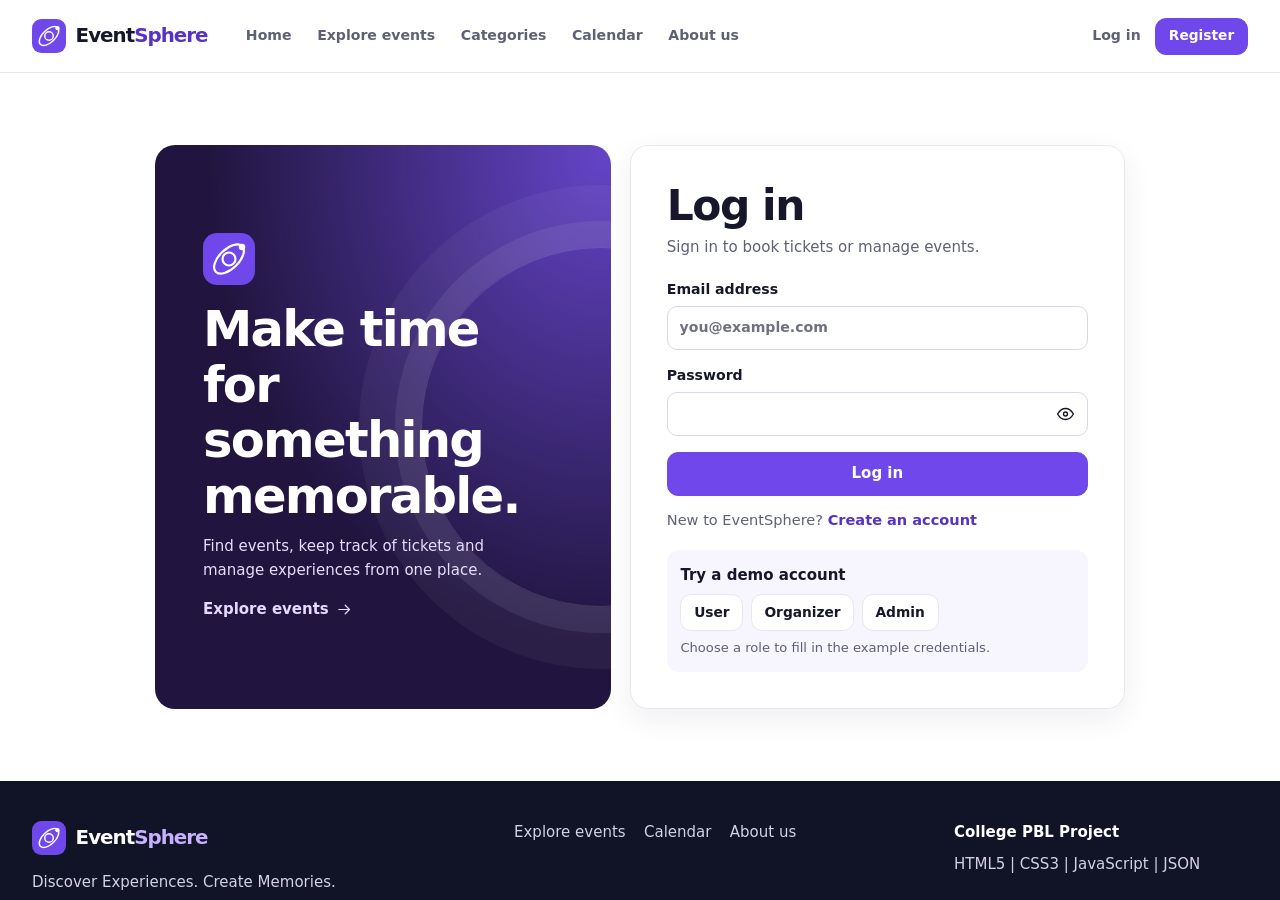
<file: user-dashboard.html>
<!doctype html>
<html lang="en">
<head>
  <meta charset="utf-8">
  <meta name="viewport" content="width=device-width, initial-scale=1">
  <meta name="description" content="Discover events, book tickets and organize experiences with EventSphere.">
  <title>My dashboard | EventSphere</title>
  <link rel="icon" href="images/mark.svg" type="image/svg+xml">
  <link rel="stylesheet" href="css/style.css">
  <link rel="stylesheet" href="css/dashboard.css">
  <link rel="stylesheet" href="css/responsive.css">
  <script type="module" src="js/main.js"></script>
</head>
<body data-page="user-dashboard">
  <a class="skip-link" href="#main">Skip to main content</a>
  <header id="site-header"></header>
  <main id="main" tabindex="-1" aria-busy="true">
    <div class="container skeleton" role="status" aria-label="Loading EventSphere"></div>
  </main>
  <footer id="site-footer"></footer>
  <div id="notifications" class="notifications" aria-live="polite"></div>
  <dialog id="app-dialog"></dialog>
  <noscript><p class="container">Enable JavaScript to use EventSphere.</p></noscript>
</body>
</html>
</file>
<file: css/style.css>
:root {
  --navy: #101426;
  --ink: #16172a;
  --muted: #5e6176;
  --primary: #7047eb;
  --primary-dark: #5732c6;
  --lavender: #f0eaff;
  --soft: #f7f5fd;
  --surface: #fff;
  --line: #e9e6f0;
  --success: #16734d;
  --danger: #ad2344;
  --radius: 18px;
  --small-radius: 11px;
  --shadow: 0 10px 30px rgba(26, 18, 61, .07);
  --font: Inter, "Segoe UI", system-ui, sans-serif;
}
*, *::before, *::after { box-sizing: border-box; }
html { scroll-behavior: smooth; }
body { min-width: 0; min-height: 100vh; margin: 0; display: flex; flex-direction: column; color: var(--ink); background: var(--surface); font: 15px/1.55 var(--font); }
main { flex: 1; min-width: 0; outline: none; }
img { max-width: 100%; display: block; }
svg { flex-shrink: 0; vertical-align: middle; }
button, input, select, textarea { font: inherit; }
button { cursor: pointer; }
a { color: inherit; text-decoration: none; }
h1, h2, h3, p, figure, dl, blockquote { margin: 0; }
h1, h2, h3 { letter-spacing: -.035em; line-height: 1.12; }
h1 { font-size: clamp(2.3rem, 4.8vw, 4.25rem); }
h2 { font-size: clamp(1.55rem, 2.7vw, 2.32rem); }
h3 { font-size: 1.12rem; }
small { font-size: .83rem; }
[hidden] { display: none !important; }
:focus-visible { outline: 3px solid #8d6bf5; outline-offset: 3px; }
.sr-only, .skip-link:not(:focus) { clip: rect(0, 0, 0, 0); clip-path: inset(50%); height: 1px; width: 1px; overflow: hidden; position: absolute; white-space: nowrap; }
.skip-link:focus { position: fixed; top: 8px; left: 12px; padding: .8rem 1rem; z-index: 15; background: white; color: var(--ink); border-radius: 10px; }
.container { width: min(100% - 64px, 1216px); margin-inline: auto; }
.padded { padding-block: 3rem 5rem; }
.muted { color: var(--muted); }
.preserve-lines { white-space: pre-line; }
.section-block { padding-block: clamp(2.6rem, 5vw, 4.75rem); }
.section-heading { display: flex; justify-content: space-between; gap: 1rem; align-items: end; margin-bottom: 1.4rem; }
.section-heading p, .simple-heading p { color: var(--muted); margin-top: .45rem; }
.simple-heading { margin-bottom: 1.6rem; }
.simple-heading h1 { font-size: clamp(2rem, 4vw, 3.2rem); }
.soft-section { background: var(--soft); }
.panel { background: #fff; border: 1px solid var(--line); border-radius: var(--radius); box-shadow: var(--shadow); min-width: 0; }
.button { display: inline-flex; align-items: center; justify-content: center; gap: .55rem; color: var(--ink); min-height: 44px; padding: .57rem 1rem; border-radius: var(--small-radius); border: 1px solid transparent; background: transparent; font-weight: 700; line-height: 1.28; text-align: center; transition: background .18s, color .18s, border-color .18s, transform .18s; }
.button:hover:not(:disabled) { transform: translateY(-1px); }
.button:disabled { opacity: .55; cursor: default; }
.button.primary { background: var(--primary); color: #fff; border-color: var(--primary); }
.button.primary:hover:not(:disabled) { background: var(--primary-dark); border-color: var(--primary-dark); }
.button.secondary { background: #fff; color: var(--ink); border-color: var(--line); }
.button.secondary:hover { background: var(--soft); border-color: #d5c7ff; color: var(--primary-dark); }
.button.light { background: #fff; color: #2c1a50; }
.button.light:hover { background: #f3eaff; }
.button.ghost { border-color: rgba(255, 255, 255, .4); color: #fff; background: rgba(22, 12, 43, .34); }
.button.ghost:hover { background: rgba(255, 255, 255, .14); }
.button.danger { background: var(--danger); color: #fff; }
.button.text-danger { color: var(--danger); }
.button.text-danger:hover { background: #fff0f3; }
.button.small { min-height: 37px; padding: .45rem .8rem; font-size: .86rem; }
.button.full { width: 100%; }
.icon-button { display: inline-grid; place-items: center; width: 41px; height: 41px; flex: 0 0 auto; color: var(--ink); border: 1px solid var(--line); border-radius: 10px; background: #fff; }
.icon-button:hover, .icon-button[aria-pressed="true"] { color: var(--primary-dark); background: var(--lavender); border-color: #ded1fc; }
.icon-box { display: inline-grid; place-items: center; width: 47px; height: 47px; flex: 0 0 auto; border-radius: 13px; background: var(--lavender); color: var(--primary-dark); }
.action-row { display: flex; flex-wrap: wrap; gap: .6rem; align-items: center; }
#site-header { position: relative; z-index: 5; border-bottom: 1px solid var(--line); background: #fff; }
.header-inner, .site-nav, .site-nav nav, .header-actions { display: flex; align-items: center; }
.header-inner { min-height: 72px; gap: 2.4rem; }
.brand { display: inline-flex; align-items: center; gap: .6rem; color: var(--ink); font-size: 1.24rem; font-weight: 800; letter-spacing: -.05em; white-space: nowrap; }
.brand span span { color: var(--primary-dark); }
.site-nav { flex: 1; justify-content: space-between; gap: 1.35rem; min-width: 0; }
.site-nav nav { gap: clamp(.78rem, 2vw, 1.6rem); }
.site-nav nav a, .header-actions>a:not(.button) { font-weight: 650; color: var(--muted); font-size: .88rem; }
.site-nav a[aria-current], .site-nav nav a:hover, .header-actions>a:not(.button):hover { color: var(--primary-dark); }
.header-actions { gap: .9rem; }
.mobile-toggle { display: none; margin-left: auto; }
.avatar { height: 37px; width: 37px; border-radius: 50%; display: inline-grid; place-items: center; background: var(--lavender); color: var(--primary-dark); font-size: .8rem; font-weight: 800; flex: 0 0 auto; }
.profile-menu { position: relative; }
.profile-menu summary { list-style: none; cursor: pointer; }
.profile-menu summary::-webkit-details-marker { display: none; }
.profile-menu>div { position: absolute; top: calc(100% + 8px); right: 0; min-width: 165px; background: #fff; border: 1px solid var(--line); border-radius: 12px; padding: 8px; box-shadow: var(--shadow); }
.profile-menu>div>* { display: block; padding: .55rem .65rem; font-size: .88rem; width: 100%; text-align: left; border: 0; color: var(--ink); background: transparent; overflow-wrap: anywhere; }
.profile-menu>div>span { font-weight: 750; color: var(--muted); border-bottom: 1px solid var(--line); }
.profile-menu>div>a:hover, .profile-menu>div>button:hover { background: var(--soft); border-radius: 7px; }
#site-footer { padding-block: 2.5rem 1rem; background: var(--navy); color: #d4d0e5; margin-top: auto; }
#site-footer .brand, #site-footer strong { color: #fff; }
#site-footer .brand span span { color: #c8b1ff; }
.footer-main { display: grid; grid-template-columns: 1.1fr 1fr .7fr; gap: 1.25rem; align-items: start; padding-bottom: 2rem; }
.footer-main p { margin-top: .55rem; }
.footer-main nav { display: flex; flex-wrap: wrap; gap: .75rem 1.15rem; }
.footer-main a:hover { color: #fff; }
.footer-copy { border-top: 1px solid #35384b; padding-top: .9rem; font-size: .83rem; }
.event-grid { display: grid; grid-template-columns: repeat(3, minmax(0, 1fr)); gap: 1.3rem; }
.event-card { display: flex; flex-direction: column; overflow: hidden; background: #fff; min-width: 0; border: 1px solid var(--line); border-radius: var(--radius); box-shadow: 0 5px 14px rgba(26, 18, 61, .055); transition: transform .2s, box-shadow .2s; }
.event-card:hover { transform: translateY(-4px); box-shadow: 0 14px 30px rgba(26, 18, 61, .12); }
.card-media, .detail-media, .order-media, .editor-cover { position: relative; overflow: hidden; background: linear-gradient(130deg, #201239, #6545c1); }
.card-media { aspect-ratio: 1.92; display: block; }
.card-media:focus-visible { outline-offset: -4px; }
.event-image { width: 100%; height: 100%; object-fit: cover; }
.category-chip { position: absolute; top: 12px; left: 12px; background: #fff; color: #36216b; border-radius: 999px; padding: .33rem .68rem; font-size: .76rem; font-weight: 800; box-shadow: 0 3px 13px #20103b30; }
.card-body { flex: 1; display: flex; flex-direction: column; gap: .5rem; padding: 1.05rem; min-width: 0; }
.card-date, .card-place, .meta-line { display: flex; align-items: flex-start; gap: .42rem; font-size: .86rem; }
.card-date { color: var(--primary-dark); font-weight: 700; }
.card-date svg, .card-place svg, .meta-line svg { margin-top: .18rem; }
.card-place, .meta-line, .card-organizer { color: var(--muted); }
.card-organizer { font-size: .8rem; padding-left: .1rem; }
.card-body h3 a:hover, .card-link:hover { color: var(--primary-dark); text-decoration: underline; }
.card-footer { display: flex; flex-wrap: wrap; align-items: center; justify-content: space-between; gap: .45rem 1rem; margin-top: auto; border-top: 1px solid var(--line); padding-top: .75rem; }
.card-footer strong, .card-footer small { display: block; }
.card-footer strong { font-size: 1.05rem; }
.card-footer small { font-size: .75rem; color: var(--muted); }
.card-actions { display: flex; gap: .55rem; align-items: center; flex-wrap: wrap; }
.card-link { display: inline-flex; align-items: center; gap: .3rem; color: var(--primary-dark); font-weight: 750; font-size: .86rem; }
.page-intro { padding: clamp(2.5rem, 5vw, 4.2rem) 0; background: radial-gradient(ellipse at 92% 10%, #ece2ff, transparent 48%), #f8f6ff; border-bottom: 1px solid #eee8fb; }
.page-intro h1 { font-size: clamp(2.1rem, 4.45vw, 3.6rem); }
.page-intro p { margin-top: .65rem; color: var(--muted); }
.breadcrumb { display: flex; align-items: center; flex-wrap: wrap; gap: .45rem; margin-bottom: 1.2rem; font-size: .86rem; font-weight: 650; color: var(--muted); }
.breadcrumb a { color: var(--primary-dark); }
.breadcrumb a:hover { text-decoration: underline; }
.empty { display: grid; justify-items: center; gap: .7rem; grid-column: 1/-1; text-align: center; padding: 2.8rem 1.25rem; border: 1px dashed #ddd2f5; border-radius: var(--radius); background: #faf8ff; }
.empty p { color: var(--muted); }
.empty h2 { font-size: 1.4rem; }
label { display: block; font-size: .88rem; font-weight: 700; }
label small { color: var(--muted); font-weight: 500; }
input:not([type="radio"]):not([type="checkbox"]), textarea, select { display: block; width: 100%; min-width: 0; min-height: 44px; margin-top: .34rem; padding: .58rem .74rem; color: var(--ink); background: #fff; border: 1px solid #dcd7e7; border-radius: 10px; }
textarea { resize: vertical; }
input::placeholder, textarea::placeholder { color: #6f7081; }
.stack-form { display: grid; gap: .95rem; }
.stack-form>button:not(.full) { justify-self: start; }
.form-grid { display: grid; grid-template-columns: repeat(2, minmax(0, 1fr)); gap: .8rem; }
.form-grid.three { grid-template-columns: repeat(3, minmax(0, 1fr)); }
.form-error { background: #fff0f3; color: var(--danger); border: 1px solid #ffd0db; border-radius: 9px; padding: .58rem .75rem; font-size: .86rem; }
.help-text { color: var(--muted); font-size: .83rem; }
.input-icon { position: relative; }
.input-icon svg { position: absolute; top: 50%; left: .7rem; transform: translateY(-50%); color: var(--muted); pointer-events: none; }
.input-icon input:not([type="radio"]):not([type="checkbox"]) { padding-left: 2.25rem; }
.status, .pill { display: inline-block; width: fit-content; border-radius: 999px; font-size: .75rem; font-weight: 800; line-height: 1.25; padding: .28rem .6rem; color: var(--primary-dark); background: var(--lavender); white-space: nowrap; }
.status { text-transform: capitalize; }
.status-confirmed, .status-approved { color: #146144; background: #dff5e9; }
.status-pending { color: #7d4b00; background: #fff0ce; }
.status-rejected, .status-cancelled { color: #992642; background: #ffe5eb; }
.status-deleted { color: #535569; background: #eeedf2; }
.notifications { position: fixed; z-index: 8; bottom: 1rem; right: 1rem; display: grid; gap: .5rem; width: min(calc(100% - 2rem), 360px); pointer-events: none; }
.notice { padding: .76rem 1rem; border-radius: 10px; background: #e1f7ed; color: #126447; box-shadow: var(--shadow); border: 1px solid #ade2ca; }
.notice.error { background: #fff0f3; color: var(--danger); border-color: #ffd0db; }
dialog { border: 1px solid var(--line); border-radius: var(--radius); color: var(--ink); width: min(560px, 100% - 2rem); padding: 1.65rem; box-shadow: 0 18px 80px #15102665; }
dialog[open] { animation: appear .2s ease both; }
dialog::backdrop { background: #120d2c90; }
dialog h2 { font-size: 1.5rem; padding-right: 2.6rem; margin-bottom: .5rem; }
dialog p { color: var(--muted); }
.dialog-close { position: absolute; right: .8rem; top: .8rem; }
.dialog-actions { display: flex; flex-wrap: wrap; justify-content: end; gap: .65rem; margin-top: 1.2rem; }
.skeleton { margin-block: 2.5rem; height: min(50vh, 400px); border-radius: 20px; background: linear-gradient(100deg,#eee9f6 25%,#faf8ff 40%,#eee9f6 58%); background-size: 220% 100%; animation: shimmer 1.5s linear infinite; }
@keyframes shimmer { to { background-position: -220% 0; } }
@keyframes appear { from { opacity: .35; transform: translateY(6px); } to { opacity: 1; transform: translateY(0); } }
</file>
<file: css/home.css>
.hero-wrap { padding-top: 1.55rem; }
.hero { position: relative; isolation: isolate; overflow: hidden; display: flex; min-height: clamp(440px, 43vw, 508px); align-items: center; border-radius: 25px; background: #17112e; box-shadow: 0 13px 36px #22153c22; color: #fff; }
.hero-media { position: absolute; inset: 0 0 0 32%; z-index: -2; }
.hero-media img { object-position: 55% 49%; }
.hero::after { content: ""; position: absolute; inset: 0; z-index: -1; background: linear-gradient(90deg,#16102c 0%,#1c1238 30%,#1b1033ed 44%,#1b103376 68%,#1b103319 100%), linear-gradient(0deg,#190c37a0,transparent 43%); }
.hero-content { width: min(100%, 735px); padding: clamp(1.5rem, 4vw, 3.6rem) clamp(1.5rem, 3vw, 2.5rem) clamp(1.5rem, 4vw, 3.6rem) clamp(1.5rem, 5vw, 4.75rem); }
.hero h1 { font-size: clamp(2.75rem, 5.35vw, 4.8rem); letter-spacing: -.066em; line-height: .98; }
.hero h1 em { color: #c8b1ff; font-style: normal; }
.hero p { margin: 1.3rem 0 1.5rem; max-width: 29rem; color: #ece4f9; font-size: clamp(.95rem, 1.4vw, 1.07rem); }
.hero-search { display: flex; align-items: center; gap: .4rem; padding: .35rem .38rem .35rem .8rem; max-width: 465px; background: #fff; border-radius: 13px; color: #675d7b; box-shadow: 0 8px 30px #130d30a0; }
.hero-search input:not([type="radio"]):not([type="checkbox"]) { margin: 0; border: 0; box-shadow: none; padding-inline: .4rem; font-size: .91rem; }
.hero-search .button { min-height: 42px; padding-inline: 1.12rem; }
.hero-actions { display: flex; flex-wrap: wrap; gap: .7rem; margin-top: 1rem; }
.category-grid { display: grid; grid-template-columns: repeat(8,minmax(0,1fr)); gap: .8rem; }
.category-tile { display: grid; justify-items: center; align-content: center; gap: .65rem; min-height: 117px; padding: .7rem .3rem; text-align: center; border: 1px solid var(--line); background: #fff; border-radius: 14px; font-size: .83rem; transition: transform .2s, box-shadow .2s; }
.category-tile:hover { transform: translateY(-3px); box-shadow: var(--shadow); }
.category-1 .icon-box, .category-5 .icon-box { background: #fae8f2; color: #a42470; }
.category-2 .icon-box, .category-6 .icon-box { background: #e4f4f2; color: #08685b; }
.category-3 .icon-box, .category-7 .icon-box { background: #fff0dc; color: #955500; }
.category-4 .icon-box { background: #e7efff; color: #3253b0; }
.info-grid, .developer-grid, .about-grid { display: grid; grid-template-columns: repeat(3,minmax(0,1fr)); gap: 1rem; }
.developer-grid, .about-grid { grid-template-columns: repeat(2,minmax(0,1fr)); }
.info-card, .quote-card, .developer-card { border: 1px solid var(--line); padding: 1.28rem; background: #fff; border-radius: var(--radius); min-width: 0; }
.info-card h2, .info-card h3 { margin: .8rem 0 .42rem; }
.info-card h2 { font-size: 1.5rem; }
.info-card p, .developer-card p { color: var(--muted); }
.info-card .card-link { margin-top: .75rem; }
.stats-band { border-radius: 20px; padding: clamp(1rem,3vw,2.15rem); display: grid; grid-template-columns: repeat(4,minmax(0,1fr)); gap: 1rem; text-align: center; color: #fff; background: radial-gradient(ellipse at 93% 0%, #5132a2, transparent 60%), #201541; }
.stats-band strong { display: block; color: #e5d9ff; font-size: clamp(1.65rem,4vw,3rem); line-height: 1.05; margin-bottom: .25rem; }
.stats-band span { color: #eee7fd; font-size: .86rem; }
.why-block { padding-top: 0; }
.quote-card { display: flex; flex-direction: column; gap: 1rem; }
.quote-card blockquote { color: #3b3552; flex: 1; }
.quote-card figcaption { display: flex; gap: .65rem; align-items: center; }
.quote-card small { display: block; color: var(--muted); }
.developer-card { text-align: center; background: radial-gradient(ellipse at 50% 0%,#f3edff,#fff 70%); padding-block: 1.8rem; }
.developer-avatar { width: 66px; height: 66px; display: inline-grid; place-items: center; background: #e6d9ff; color: #542cb8; border-radius: 19px; margin-bottom: .68rem; font-weight: 800; font-size: 1.2rem; }
.developer-card p { margin-top: .28rem; }
.about-hero { padding: clamp(2.4rem,7vw,5.25rem) 1.2rem; text-align: center; border-radius: 25px; background: radial-gradient(ellipse at 93% 0%, #5434ab, transparent 65%), #201541; color: #fff; }
.about-hero img { margin: 0 auto 1rem; }
.about-hero p { color: #e7dcff; margin: .7rem 0 1.2rem; }
</file>
<file: css/responsive.css>
@media (max-width: 1040px) {
  .header-inner { gap: 1.35rem; }
  .category-grid { grid-template-columns: repeat(4,minmax(0,1fr)); }
  .dashboard-overview { grid-template-columns: minmax(0,1fr); gap: 0; }
}
@media (max-width: 850px) {
  .container { width: min(100% - 40px,1216px); }
  .header-inner { min-height: 63px; }
  .mobile-toggle { display: inline-grid; }
  .site-nav { display: none; padding: .7rem 1.25rem 1rem; background: #fff; border-top: 1px solid var(--line); border-bottom: 1px solid var(--line); position: absolute; inset: 100% 0 auto; box-shadow: var(--shadow); }
  .site-nav.open { display: grid; justify-content: stretch; }
  .site-nav nav { display: grid; grid-template-columns: repeat(2,minmax(0,1fr)); gap: .2rem; }
  .site-nav nav a, .header-actions>a:not(.button) { padding: .55rem .25rem; }
  .header-actions { flex-wrap: wrap; }
  .profile-menu>div { left: 0; right: auto; }
  .event-grid:not(.event-list) { grid-template-columns: repeat(2,minmax(0,1fr)); }
  .calendar-section { grid-template-columns: minmax(0,1fr); }
  .workspace-dashboard { grid-template-columns: 176px minmax(0,1fr); gap: .65rem; }
  .dashboard-columns { grid-template-columns: minmax(0,1fr); gap: 0; }
  .editor-grid { grid-template-columns: minmax(0,1fr); }
  .editor-aside { max-width: 29rem; }
}
@media (max-width: 630px) {
  .container { width: min(100% - 28px,1216px); }
  .section-heading, .ticket-controls, .workspace-heading { align-items: flex-start; flex-direction: column; }
  .hero-wrap { padding-top: .85rem; }
  .hero { min-height: 426px; border-radius: 18px; }
  .hero-media { inset: 0; }
  .hero::after { background: linear-gradient(90deg,#1a1135f0,#1a1135b0 69%,#1a11356b), linear-gradient(0deg,#160c2eed,transparent 56%); }
  .hero-content { padding: 1.15rem; }
  .hero h1 { font-size: clamp(2.25rem,8.9vw,3.55rem); line-height: 1.01; }
  .hero-search { gap: .22rem; }
  .hero-search .button { padding-inline: .6rem; }
  .event-grid:not(.event-list), .info-grid, .about-grid { grid-template-columns: minmax(0,1fr); }
  .event-list .event-card { grid-template-columns: minmax(0,1fr); }
  .event-list .card-media { aspect-ratio: 1.92; }
  .category-grid { grid-template-columns: repeat(2,minmax(0,1fr)); gap: .55rem; }
  .category-tile { min-height: 90px; }
  .stats-band { grid-template-columns: repeat(2,minmax(0,1fr)); }
  .footer-main, .auth-page, .checkout-grid, .detail-grid, .workspace-dashboard { grid-template-columns: minmax(0,1fr); }
  .footer-main { gap: .9rem; }
  .auth-art { display: none; }
  .filter-top, .filter-bottom { grid-template-columns: repeat(2,minmax(0,1fr)); }
  .filter-top>label { grid-column: 1/-1; }
  .filter-top>button { width: fit-content; grid-column: 1/-1; }
  .booking-aside, .dashboard-sidebar { position: static; }
  .booking-item { grid-template-columns: minmax(0,1fr); }
  .booking-thumbnail { height: 115px; }
  .calendar-card { padding: .53rem; }
  .calendar-day, .blank-day { min-height: 45px; padding: .22rem; border-radius: 6px; }
  .calendar-day small span { display: none; }
  .calendar-heading .icon-button { width: 35px; height: 35px; }
  .weekdays { font-size: .7rem; }
  .dashboard-sidebar nav { grid-template-columns: repeat(auto-fit,minmax(112px,1fr)); }
  .workspace-heading { margin-top: .7rem; }
  .form-grid.three { grid-template-columns: repeat(2,minmax(0,1fr)); }
}
@media (max-width: 360px) {
  .form-grid, .form-grid.three, .filter-bottom, .developer-grid, .ticket-facts { grid-template-columns: minmax(0,1fr); }
  .hero-actions .button { padding-inline: .6rem; }
  .table-tools { grid-template-columns: minmax(0,1fr); }
}
@media (prefers-reduced-motion: reduce) {
  *, *::before, *::after { scroll-behavior: auto !important; animation-duration: .01ms !important; transition-duration: .01ms !important; }
}
</file>
<file: css/dashboard.css>
.workspace-dashboard, .event-editor { padding-block: 1.7rem 4rem; }
.workspace-dashboard { display: grid; grid-template-columns: 214px minmax(0,1fr); gap: 1.25rem; align-items: start; }
.dashboard-sidebar { padding: .65rem; position: sticky; top: 1rem; }
.workspace-name { display: flex; align-items: center; gap: .55rem; padding: .4rem .35rem .75rem; border-bottom: 1px solid var(--line); }
.workspace-name strong, .workspace-name small { display: block; overflow-wrap: anywhere; }
.workspace-name small { color: var(--muted); }
.workspace-name .icon-box { width: 38px; height: 38px; border-radius: 10px; }
.dashboard-sidebar nav { display: grid; gap: .22rem; margin-top: .5rem; }
.dashboard-sidebar nav>* { display: flex; align-items: center; gap: .55rem; min-height: 42px; background: #fff; color: var(--muted); border: 0; border-radius: 9px; padding: .4rem .62rem; font-size: .86rem; font-weight: 700; text-align: left; }
.dashboard-sidebar nav>*:hover, .dashboard-sidebar nav>*[aria-current="page"] { background: var(--lavender); color: var(--primary-dark); }
.workspace-heading { display: flex; align-items: center; justify-content: space-between; gap: .85rem; margin-bottom: 1rem; }
.workspace-heading h1 { font-size: clamp(2rem,4vw,3.15rem); }
.workspace-heading p { color: var(--muted); margin-top: .32rem; }
.metrics { display: grid; grid-template-columns: repeat(auto-fit,minmax(min(100%,145px),1fr)); gap: .65rem; margin-bottom: 1rem; }
.metric { display: flex; align-items: center; gap: .55rem; padding: .72rem; }
.metric .icon-box { width: 37px; height: 37px; border-radius: 10px; }
.metric>div { min-width: 0; }
.metric strong { display: block; font-size: clamp(1.05rem,2vw,1.42rem); line-height: 1.2; overflow-wrap: anywhere; }
.metric>div>span { display: block; color: var(--muted); font-size: .75rem; }
.dashboard-panel { padding: .9rem; margin-bottom: .9rem; }
.dashboard-panel .section-heading { margin-bottom: .85rem; }
.dashboard-panel .section-heading h2 { font-size: 1.28rem; }
.dashboard-panel .section-heading p { font-size: .82rem; margin-top: .28rem; }
.dashboard-columns { display: grid; grid-template-columns: repeat(2,minmax(0,1fr)); gap: .75rem; }
.dashboard-overview { grid-template-columns: minmax(0,1.35fr) minmax(0,.85fr); }
.chart { display: grid; grid-template-columns: repeat(6,minmax(0,1fr)); gap: .35rem; text-align: center; padding-top: .3rem; }
.chart-point { display: grid; grid-template-rows: auto 105px auto; align-items: end; gap: .22rem; min-width: 0; }
.chart-point>span { font-size: .71rem; font-weight: 750; overflow-wrap: anywhere; }
.chart-point>small { color: var(--muted); }
.bar-track { display: flex; align-items: end; justify-content: center; height: 100%; background: var(--soft); border-radius: 6px; overflow: hidden; }
.chart-bar { height: var(--bar-size); border-radius: 6px 6px 0 0; width: 100%; background: linear-gradient(180deg,#8b68f5,#6338e2); }
.table-scroll { min-width: 0; width: 100%; overflow-x: auto; border: 1px solid var(--line); border-radius: 10px; }
table { border-collapse: collapse; width: 100%; font-size: .82rem; text-align: left; }
th, td { padding: .59rem .6rem; border-bottom: 1px solid var(--line); text-align: left; }
tbody tr:last-child td { border-bottom: 0; }
th { color: #404056; background: var(--soft); font-weight: 750; white-space: nowrap; }
td a:not(.button) { color: var(--primary-dark); font-weight: 750; }
td a:not(.button):hover { text-decoration: underline; }
td .action-row { flex-wrap: nowrap; }
.table-id { overflow-wrap: anywhere; display: inline-block; min-width: 84px; }
.table-tools { display: grid; grid-template-columns: minmax(0,1fr) minmax(120px,.4fr); align-items: end; gap: .6rem; margin-bottom: .75rem; }
.table-empty { font-size: .85rem; padding: .6rem .16rem; }
.user-activity { display: flex; justify-content: space-between; align-items: center; gap: .6rem; border-bottom: 1px solid var(--line); padding-block: .58rem; }
.user-activity strong { overflow-wrap: anywhere; }
.user-activity small { display: block; color: var(--muted); }
.dashboard-actions, #review-events { margin-top: .85rem; }
.editor-grid { display: grid; grid-template-columns: minmax(0,1fr) minmax(240px,320px); gap: 1.2rem; align-items: start; }
.editor-form { padding: clamp(.9rem, 3vw, 1.45rem); }
.editor-form h2, .editor-aside h2 { font-size: 1.2rem; }
.editor-form section+section { border-top: 1px solid var(--line); padding-top: .9rem; }
.editor-aside { overflow: hidden; }
.editor-cover { aspect-ratio: 1.65; }
.editor-aside>div:last-child { padding: .95rem; }
.editor-aside p { margin-top: .4rem; color: var(--muted); }
</file>
<file: css/booking.css>
.checkout, .bookings-page, .ticket-page { padding-block: 1.8rem 4.25rem; }
.checkout-grid { display: grid; grid-template-columns: minmax(0,1.25fr) minmax(275px,.75fr); gap: 1.5rem; align-items: start; }
.checkout-form { padding: clamp(1rem,3vw,1.65rem); }
.checkout-form section+section { border-top: 1px solid var(--line); padding-top: .9rem; }
.checkout-form h2, .checkout-form legend, .order-body h2, .booking-item h2 { font-size: 1.25rem; margin: 0 0 .8rem; font-weight: 750; }
.checkout-form fieldset { border: 0; padding: 0; margin: 0; min-width: 0; }
.checkout-form legend { margin-bottom: .3rem; padding: 0; }
.qty-row { display: flex; align-items: end; gap: .7rem; flex-wrap: wrap; }
.qty-row label { width: 135px; }
.qty-row p { padding-bottom: .55rem; font-size: .85rem; }
.payment-options { display: flex; flex-wrap: wrap; gap: .55rem; margin-top: .65rem; }
.payment-options label { display: flex; align-items: center; gap: .35rem; background: var(--soft); border: 1px solid var(--line); padding: .48rem .65rem; border-radius: 10px; cursor: pointer; }
.payment-options input { accent-color: var(--primary); }
.order-summary { overflow: hidden; }
.order-media { aspect-ratio: 2.55; }
.order-body { padding: 1.05rem; display: grid; gap: .5rem; }
.order-body h2 { margin: 0; }
.coupon-field { margin-top: .3rem; }
.price-breakdown>div { display: flex; justify-content: space-between; gap: .65rem; border-bottom: 1px solid var(--line); padding: .42rem 0; color: var(--muted); }
.price-breakdown dd { margin: 0; font-weight: 750; }
.price-breakdown .order-total { border: 0; color: var(--primary-dark); font-size: 1.2rem; font-weight: 800; }
.inline-control { max-width: 230px; margin-bottom: .85rem; }
.booking-list { display: grid; gap: .75rem; }
.booking-item { display: grid; grid-template-columns: 180px minmax(0,1fr); min-height: 167px; overflow: hidden; }
.booking-thumbnail { overflow: hidden; background: var(--lavender); }
.booking-info { padding: .9rem 1rem; min-width: 0; }
.booking-top { display: flex; gap: .4rem 1.25rem; align-items: center; flex-wrap: wrap; margin-bottom: .3rem; }
.booking-top h2 { margin: 0; overflow-wrap: anywhere; }
.booking-ref { font-size: .8rem; color: var(--muted); overflow-wrap: anywhere; margin: .35rem 0; }
.booking-ref span, .table-id { font-family: "Consolas", monospace; }
.booking-totals { font-size: .9rem; margin-bottom: .58rem; }
.ticket-page { max-width: 860px; }
.ticket-controls { display: flex; justify-content: space-between; align-items: center; gap: 1rem; margin-bottom: 1.3rem; }
.ticket-controls h1 { font-size: clamp(2rem,4vw,3rem); }
.ticket-controls p { color: var(--muted); margin-top: .4rem; }
.digital-ticket { border: 1px solid #ddd2f6; border-radius: 20px; box-shadow: var(--shadow); overflow: hidden; }
.digital-ticket>header { padding: 1rem 1.35rem; display: flex; align-items: center; justify-content: space-between; gap: .9rem; background: #221640; color: #e8dcff; }
.digital-ticket .brand { color: #fff; }
.ticket-content { padding: clamp(1rem,3vw,1.7rem); }
.ticket-content h2 { overflow-wrap: anywhere; }
.ticket-facts { display: grid; grid-template-columns: repeat(2,minmax(0,1fr)); gap: .7rem 1.05rem; margin-top: .9rem; }
.ticket-facts dt, .digital-ticket footer p { color: var(--muted); font-size: .84rem; }
.ticket-facts dd { margin: .2rem 0 0; font-weight: 750; overflow-wrap: anywhere; }
.digital-ticket>footer { display: flex; flex-wrap: wrap; justify-content: space-between; gap: .75rem; border-top: 2px dashed #ded0f6; background: var(--soft); padding: 1rem 1.35rem; }
.digital-ticket>footer strong { display: block; font-family: "Consolas", monospace; color: var(--ink); margin-top: .22rem; overflow-wrap: anywhere; }
@media print {
  body { color: #000; background: #fff; }
  body[data-page="ticket"] #site-header, body[data-page="ticket"] #site-footer, .ticket-controls, .notifications, .skip-link { display: none !important; }
  .ticket-page { width: 100%; padding: 0; }
  .digital-ticket { box-shadow: none; border: 1px solid #777; break-inside: avoid; }
  .digital-ticket>header, .digital-ticket .brand { color: #000; background: #fff; }
  .status { background: transparent; border: 1px solid #aaa; }
}
</file>
<file: css/calendar.css>
.calendar-section { display: grid; grid-template-columns: minmax(0,1fr) minmax(240px,315px); gap: 1.2rem; padding-block: 1.6rem 4.4rem; align-items: start; }
.calendar-card, .upcoming-list { padding: .85rem; }
.calendar-heading { display: flex; align-items: center; justify-content: space-between; gap: .55rem; margin-bottom: .8rem; }
.calendar-heading h2, .upcoming-list h2 { font-size: clamp(1.1rem,2.4vw,1.55rem); }
.calendar-heading>div { display: flex; gap: .3rem; align-items: center; }
.weekdays, .calendar-grid { display: grid; grid-template-columns: repeat(7,minmax(0,1fr)); gap: .29rem; }
.weekdays { text-align: center; color: var(--muted); font-weight: 700; margin-bottom: .32rem; font-size: .85rem; }
.calendar-day, .blank-day { min-height: 71px; border-radius: 9px; background: #fff; border: 1px solid var(--line); color: var(--ink); }
.blank-day { background: var(--soft); }
.calendar-day { text-align: left; align-content: start; display: grid; gap: .15rem; padding: .4rem .45rem; font-weight: 750; }
.calendar-day:hover, .calendar-day[aria-pressed="true"] { border-color: #b69df8; background: var(--soft); }
.calendar-day.calendar-today { border-color: var(--primary); color: var(--primary-dark); }
.calendar-day small { display: block; padding: .14rem .28rem; background: var(--lavender); color: var(--primary-dark); font-size: .69rem; border-radius: 5px; overflow: hidden; white-space: nowrap; }
.upcoming-list h2 { margin-bottom: .45rem; }
.calendar-event { display: grid; grid-template-columns: auto minmax(0,1fr) auto; gap: .5rem; align-items: center; padding-block: .65rem; border-bottom: 1px solid var(--line); }
.calendar-event:hover { color: var(--primary-dark); }
.calendar-event .icon-box { width: 35px; height: 35px; border-radius: 9px; }
.calendar-event strong { font-size: .88rem; }
.calendar-event small { font-size: .74rem; display: block; color: var(--muted); }
</file>
<file: css/events.css>
.explore { padding-block: 1.5rem 4.75rem; }
.filter-panel { border: 1px solid var(--line); box-shadow: var(--shadow); border-radius: var(--radius); padding: 1.05rem; }
.filter-top, .filter-bottom { display: grid; grid-template-columns: repeat(2,minmax(0,1fr)) auto; gap: .8rem; align-items: end; }
.filter-bottom { grid-template-columns: repeat(4,minmax(0,1fr)); margin-top: .9rem; }
.results-bar { display: flex; align-items: center; justify-content: space-between; color: var(--muted); gap: 1rem; margin: 1.35rem 0 .85rem; font-weight: 650; }
.view-buttons { display: flex; gap: .37rem; }
.event-list { grid-template-columns: minmax(0,1fr); }
.event-list .event-card { display: grid; grid-template-columns: minmax(160px, 30%) minmax(0,1fr); }
.event-list .card-media { aspect-ratio: auto; }
.details-page { padding-block: 1.65rem 4.6rem; }
.detail-media { height: clamp(200px,34vw,390px); border-radius: 22px; }
.detail-media .category-chip { top: 1rem; left: 1rem; }
.detail-grid { display: grid; grid-template-columns: minmax(0,1fr) minmax(260px,330px); align-items: start; gap: clamp(1.2rem,5vw,3.7rem); margin-block: 1.6rem 2.9rem; }
.detail-title h1 { font-size: clamp(2.2rem,5vw,3.8rem); overflow-wrap: anywhere; }
.detail-title p { color: var(--muted); margin: .6rem 0 1rem; }
.detail-meta { display: flex; flex-wrap: wrap; gap: 1rem 1.8rem; border-block: 1px solid var(--line); padding-block: .85rem; }
.detail-meta>div { display: flex; align-items: center; gap: .6rem; }
.detail-meta small { display: block; color: var(--muted); }
.detail-section { padding-top: 1.5rem; }
.detail-section h2, .booking-aside h2 { font-size: 1.4rem; margin-bottom: .6rem; }
.detail-section p, .guidelines { color: var(--muted); }
.schedule, .guidelines { margin: 0; padding-left: 1.15rem; }
.schedule { list-style: none; padding-left: 0; }
.schedule li { display: grid; grid-template-columns: 6rem minmax(0,1fr); gap: .7rem; padding: .6rem 0; border-bottom: 1px solid var(--line); }
.schedule time { color: var(--primary-dark); font-weight: 700; }
.booking-aside { padding: 1.15rem; position: sticky; top: 1rem; }
.booking-aside h2 { margin: .55rem 0 .2rem; }
.detail-price { font-weight: 800; font-size: 1.75rem; color: var(--primary-dark); }
.detail-price small { color: var(--muted); font-weight: 500; }
.booking-aside dl { margin: .6rem 0 .95rem; }
.booking-aside dl>div { display: flex; align-items: center; justify-content: space-between; gap: 1rem; padding: .43rem 0; border-bottom: 1px solid var(--line); }
.booking-aside dd { margin: 0; font-weight: 800; }
.availability-note { padding: .6rem; border-radius: 8px; color: var(--muted); background: var(--soft); }
</file>
<file: css/auth.css>
.auth-page { display: grid; grid-template-columns: minmax(0,.92fr) minmax(0,1fr); gap: 1.2rem; max-width: 970px; padding-block: clamp(2rem,6vw,4.5rem); }
.auth-art { position: relative; isolation: isolate; overflow: hidden; display: flex; flex-direction: column; justify-content: center; align-items: start; min-height: 425px; padding: clamp(1.55rem,4vw,3rem); color: #fff; background: radial-gradient(ellipse at 98% 2%,#6344c6,transparent 62%), #21153f; border-radius: 20px; }
.auth-art::after { content: ""; position: absolute; z-index: -1; top: 18%; right: -170px; width: 360px; height: 360px; border-radius: 50%; border: 1px solid #ffffff23; box-shadow: 0 0 0 26px #ffffff12, 0 0 0 62px #ffffff0b; }
.auth-art h2 { font-size: clamp(2rem, 4vw, 3.1rem); margin: 1.05rem 0 .7rem; max-width: 10ch; }
.auth-art p { color: #e7dcfc; max-width: 30ch; }
.auth-art a { display: flex; align-items: center; gap: .45rem; color: #e7d9ff; font-weight: 750; margin-top: 1rem; }
.auth-art a:hover { color: #fff; }
.auth-panel { padding: clamp(1.25rem,3vw,2.25rem); }
.auth-panel h1 { font-size: clamp(1.95rem,4vw,2.65rem); }
.auth-description { margin: .42rem 0 1.2rem; color: var(--muted); }
.password-control { display: block; position: relative; }
.password-control input:not([type="radio"]):not([type="checkbox"]) { padding-right: 3rem; }
.password-control .icon-button { position: absolute; top: 50%; right: .23rem; transform: translateY(-50%); border-color: transparent; width: 38px; height: 37px; }
.auth-link { margin-top: .85rem; color: var(--muted); font-size: .91rem; }
.auth-link a { font-weight: 750; color: var(--primary-dark); }
.auth-link a:hover { text-decoration: underline; }
.demo-box { background: var(--soft); padding: .85rem; border-radius: 12px; margin-top: 1.15rem; }
.demo-actions { display: flex; flex-wrap: wrap; gap: .45rem; margin: .45rem 0; }
.demo-box p { color: var(--muted); font-size: .82rem; }
.profile-summary { display: flex; gap: .7rem; align-items: center; background: var(--soft); padding: .7rem; border-radius: 11px; margin-bottom: .95rem; }
.profile-summary small { display: block; color: var(--muted); text-transform: capitalize; }
</file>
